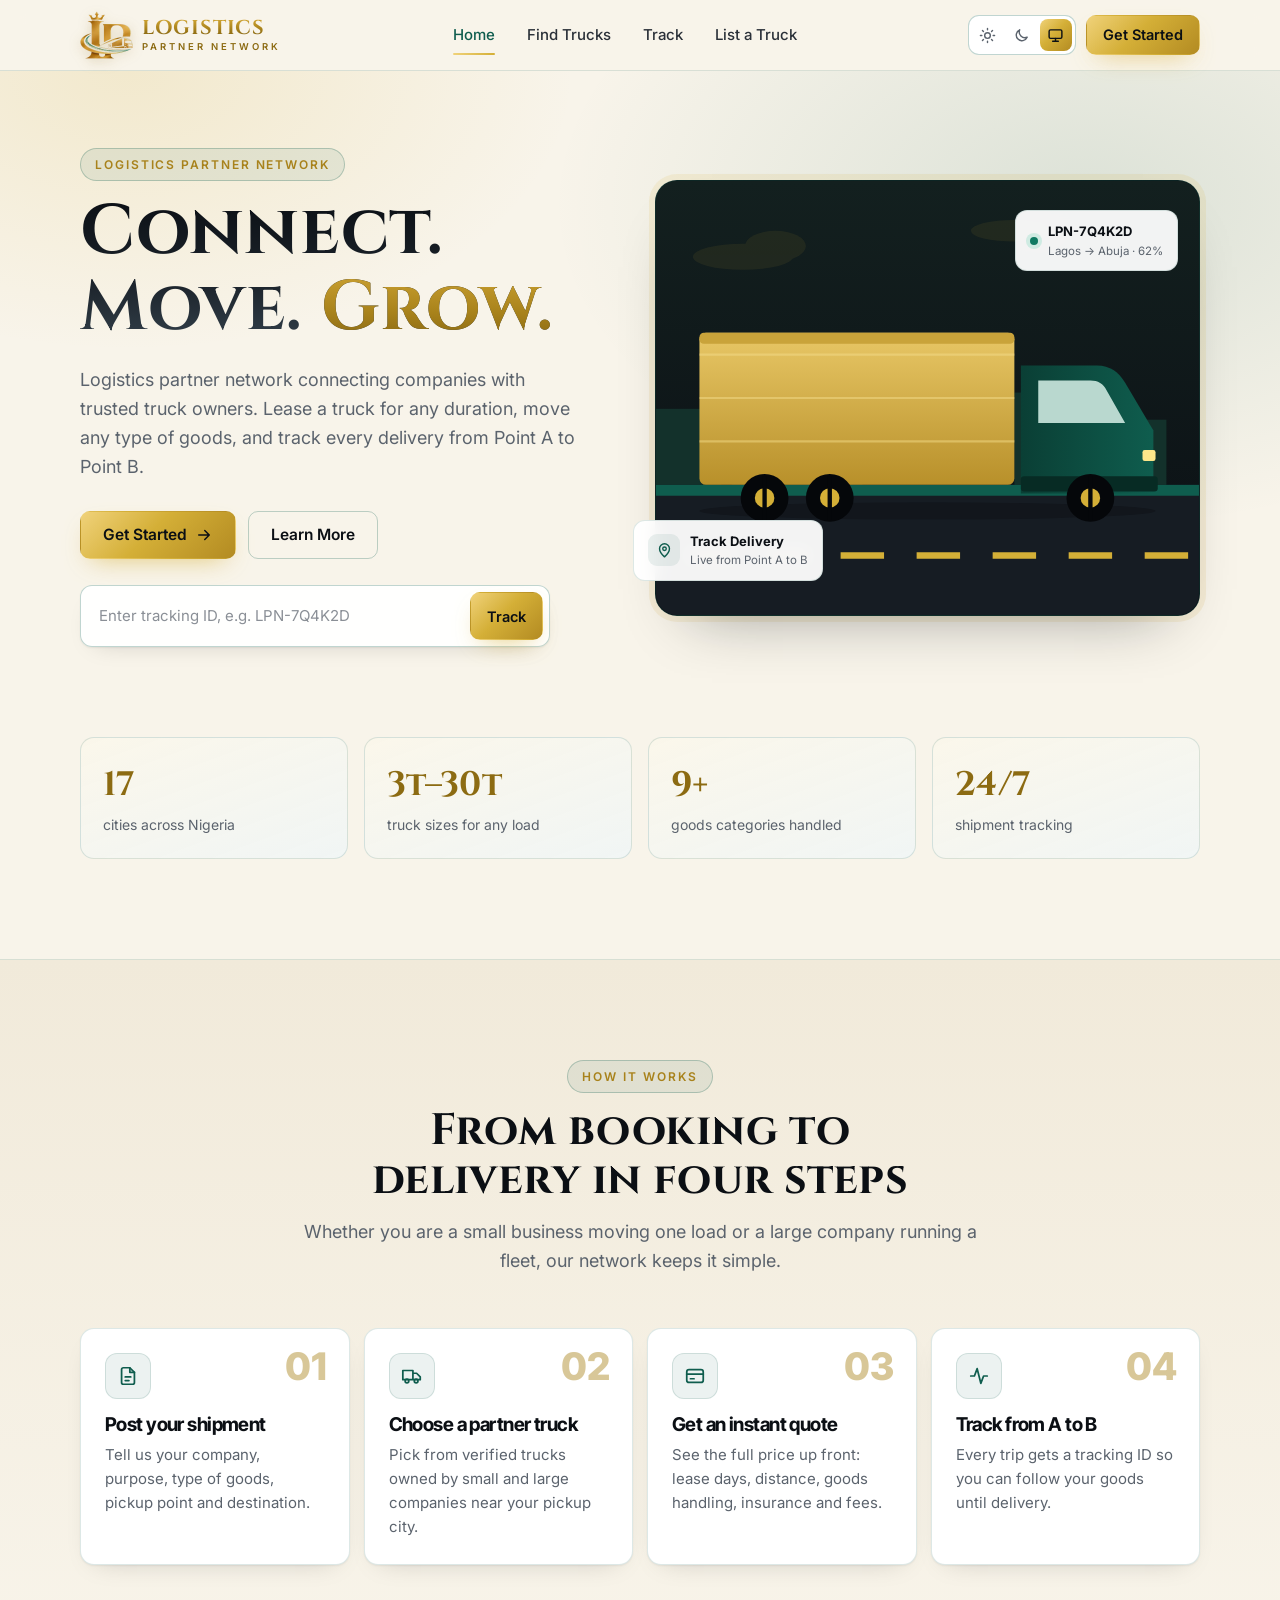
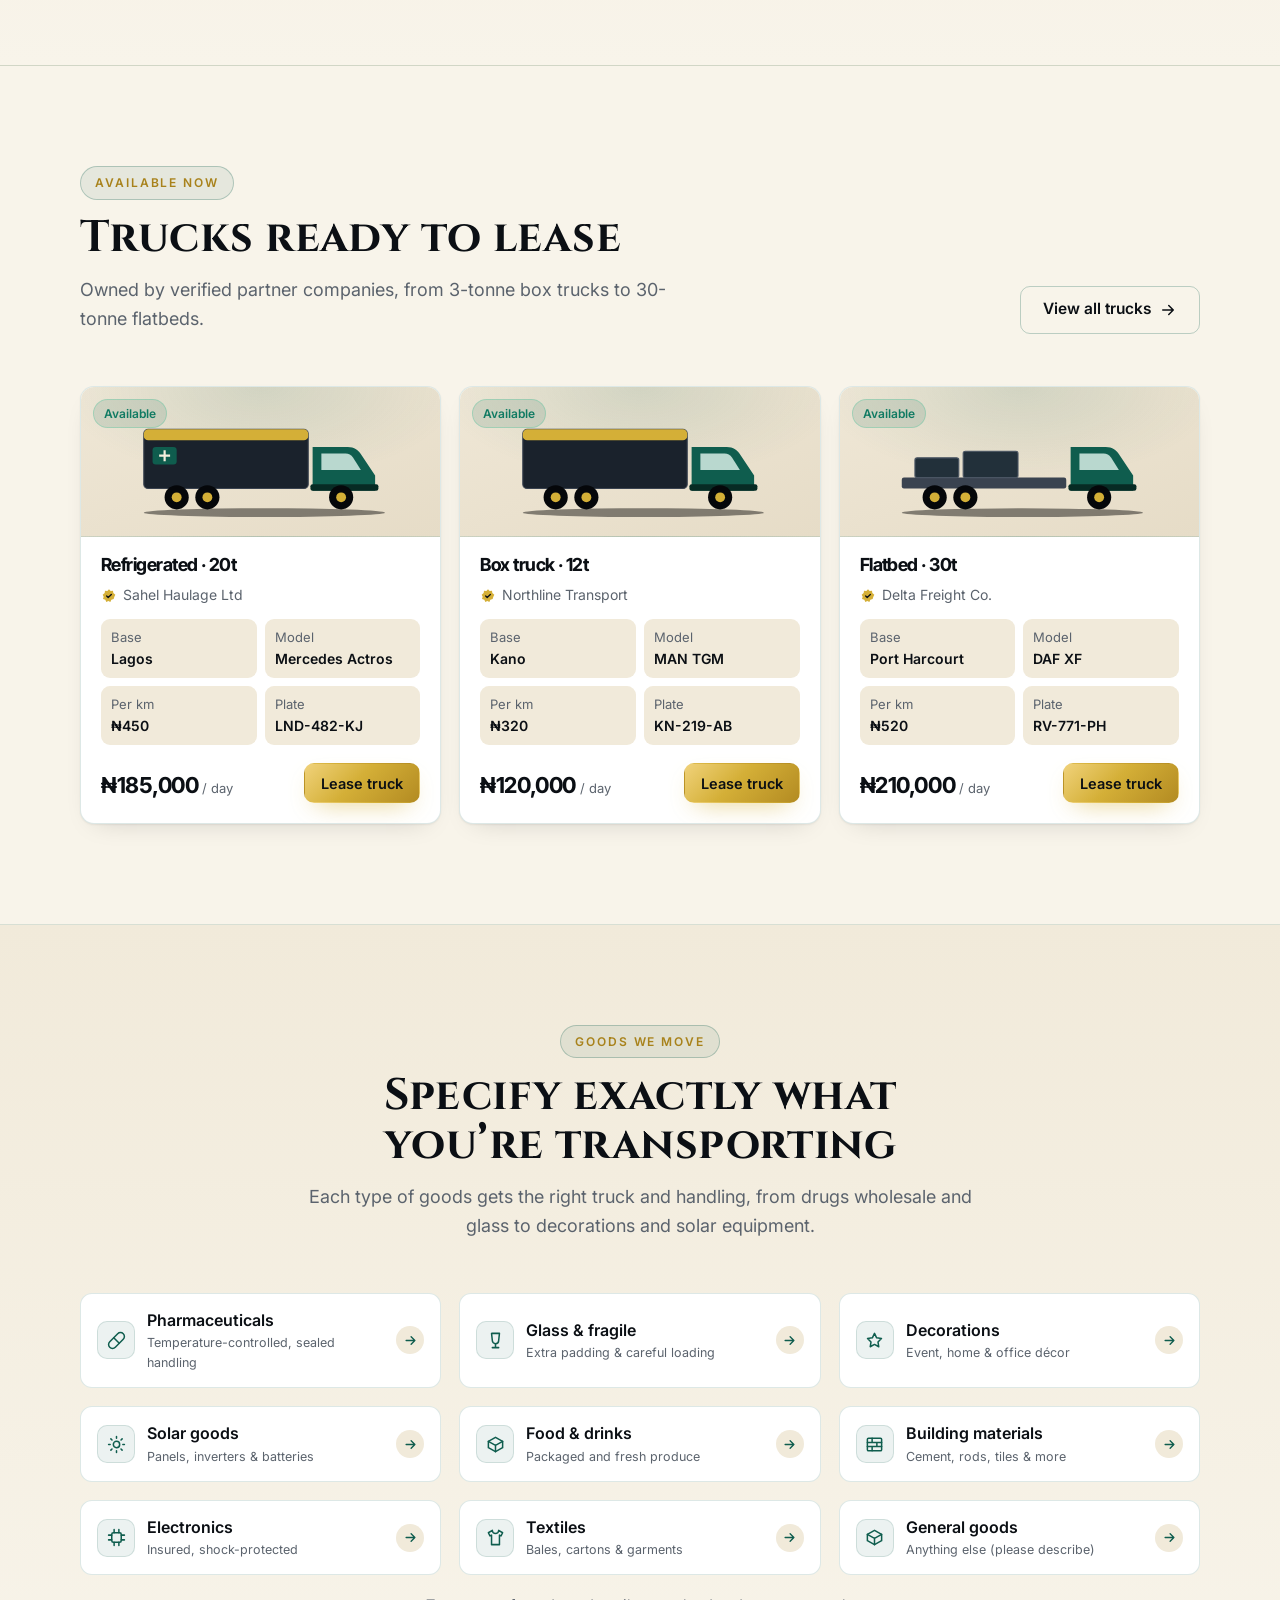
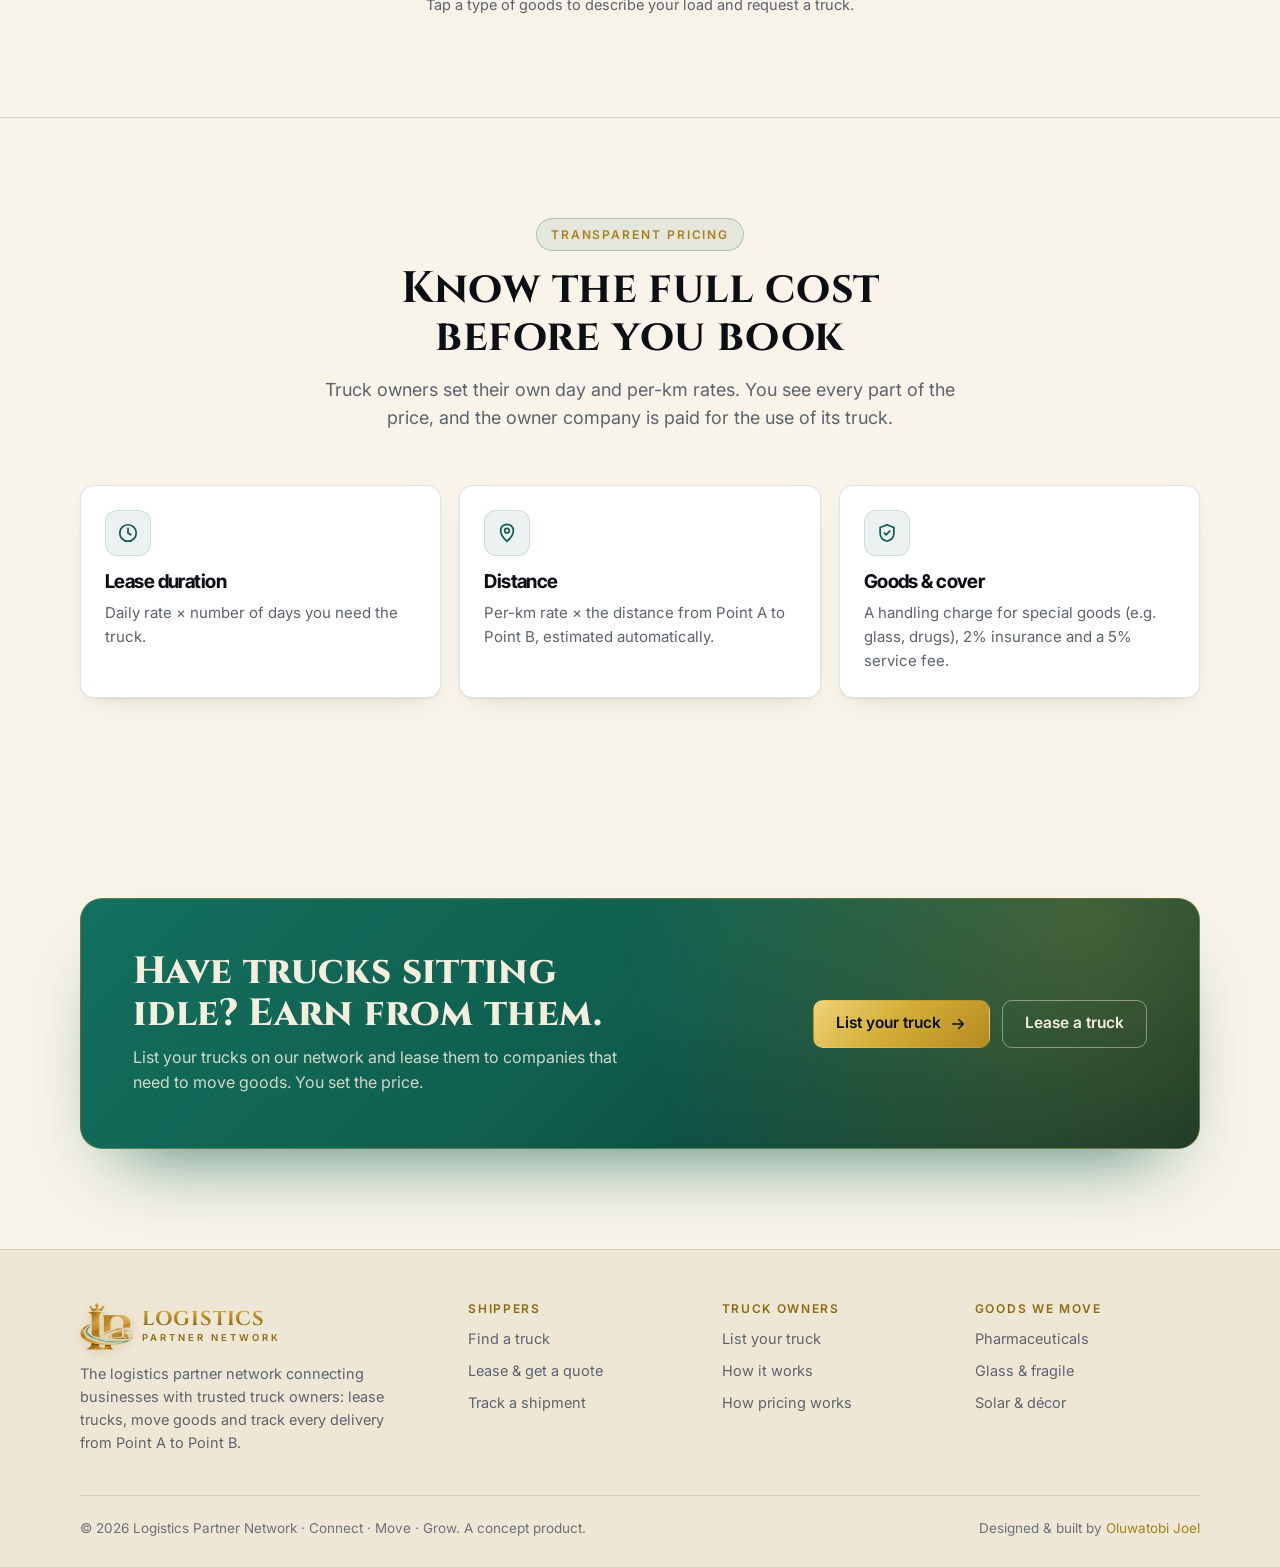
<file: index.html>
<!doctype html>
<html lang="en" class="no-js">
<head>
  <meta charset="utf-8" />
  <meta name="viewport" content="width=device-width, initial-scale=1" />
  <title>Logistics Partner Network | Connect · Move · Grow</title>
  <meta name="description" content="Connect with trusted truck owners, lease trucks for any duration, move any type of goods and track deliveries from Point A to Point B." />
  <meta name="theme-color" content="#0B0F14" />
  <meta property="og:title" content="Logistics Partner Network | Connect · Move · Grow" />
  <meta property="og:description" content="Connect with trusted truck owners, lease trucks for any duration, move any type of goods and track deliveries from Point A to Point B." />
  <meta property="og:type" content="website" />
  <link rel="icon" href="/favicon.png" type="image/png" />
  <link rel="apple-touch-icon" href="/favicon.png" />
  <link rel="preconnect" href="https://fonts.googleapis.com" />
  <link rel="preconnect" href="https://fonts.gstatic.com" crossorigin />
  <link href="https://fonts.googleapis.com/css2?family=Cinzel:wght@600;700;800&family=Inter+Tight:wght@600;700;800&family=Inter:wght@400;500;600&display=swap" rel="stylesheet" />
  <link rel="stylesheet" href="/styles.css" />
  <script>(function(){var p='system';try{p=localStorage.getItem('theme')||'system'}catch(e){}var d=p==='dark'||(p==='system'&&matchMedia('(prefers-color-scheme: dark)').matches);document.documentElement.setAttribute('data-theme',d?'dark':'light');})();</script>
</head>
<body data-page="home">
  <header class="nav">
    <div class="wrap nav-in">
      <a href="/" class="logo" aria-label="Logistics Partner Network home"><img class="logo-mark" src="/logo-mark.webp" alt="" width="53" height="48" /><span class="wm"><b>Logistics</b><small>Partner Network</small></span></a>
      <nav class="nav-links" aria-label="Main">
        <a href="/" aria-current="page">Home</a>
        <a href="/trucks">Find Trucks</a>
        <a href="/track">Track</a>
        <a href="/list-truck">List a Truck</a>
        <a href="/lease" class="btn btn-primary mobile-cta">Get Started <svg viewBox="0 0 24 24" aria-hidden="true"><path d="M5 12h14m-6-6 6 6-6 6"/></svg></a>
      </nav>
      <div class="nav-right">
        <div class="theme-switch" role="group" aria-label="Colour theme"><button type="button" data-theme-set="light" aria-label="Light theme" title="Light" aria-pressed="false"><svg viewBox="0 0 24 24" aria-hidden="true"><circle cx="12" cy="12" r="4"/><path d="M12 2v2M12 20v2M4.9 4.9l1.4 1.4M17.7 17.7l1.4 1.4M2 12h2M20 12h2M4.9 19.1l1.4-1.4M17.7 6.3l1.4-1.4"/></svg></button><button type="button" data-theme-set="dark" aria-label="Dark theme" title="Dark" aria-pressed="false"><svg viewBox="0 0 24 24" aria-hidden="true"><path d="M20 14.5A8 8 0 0 1 9.5 4 8 8 0 1 0 20 14.5Z"/></svg></button><button type="button" data-theme-set="system" aria-label="Use system theme" title="System" aria-pressed="true"><svg viewBox="0 0 24 24" aria-hidden="true"><rect x="3" y="4" width="18" height="12" rx="2"/><path d="M8 20h8M12 16v4"/></svg></button></div>
        <a href="/lease" class="btn btn-primary btn-sm">Get Started</a>
        <button class="menu-btn" aria-label="Open menu" aria-expanded="false"><span></span><span></span><span></span></button>
      </div>
    </div>
  </header>

  <main>
    <section class="hero">
      <div class="wrap hero-grid">
        <div class="hero-copy">
          <span class="eyebrow">Logistics Partner Network</span>
          <h1>Connect. Move. <span class="gold">Grow.</span></h1>
          <p class="lead">Logistics partner network connecting companies with trusted truck owners. Lease a truck for any duration, move any type of goods, and track every delivery from Point A to Point B.</p>
          <div class="hero-ctas">
            <a href="/lease" class="btn btn-primary">Get Started <svg viewBox="0 0 24 24" aria-hidden="true"><path d="M5 12h14m-6-6 6 6-6 6"/></svg></a>
            <a href="/trucks" class="btn btn-light">Learn More</a>
          </div>
          <form class="track-quick" data-track role="search" aria-label="Track a shipment">
            <input name="id" placeholder="Enter tracking ID, e.g. LPN-7Q4K2D" aria-label="Tracking ID" autocomplete="off" />
            <button class="btn btn-primary btn-sm" type="submit">Track</button>
          </form>
        </div>
        <div class="hero-visual">
          <div class="hero-scene">
            <svg class="anim" viewBox="0 0 500 400" preserveAspectRatio="xMidYMid slice" role="img" aria-label="Animated truck travelling from Point A to Point B">
  <defs>
    <linearGradient id="sky1" x1="0" y1="0" x2="0" y2="1"><stop offset="0" stop-color="#13201f"/><stop offset="1" stop-color="#0B0F14"/></linearGradient>
    <linearGradient id="box1" x1="0" y1="0" x2="0" y2="1"><stop offset="0" stop-color="#E8C766"/><stop offset="1" stop-color="#B8902A"/></linearGradient>
    <linearGradient id="cab1" x1="0" y1="0" x2="1" y2="0"><stop offset="0" stop-color="#0a3f35"/><stop offset="1" stop-color="#0F5D4E"/></linearGradient>
    <linearGradient id="map1" x1="0" y1="0" x2="0" y2="1"><stop offset="0" stop-color="#121a22"/><stop offset="1" stop-color="#0d131a"/></linearGradient>
  </defs>

  <!-- Scene 1: truck on the road -->
  <g class="scene s1">
    <rect width="500" height="400" fill="url(#sky1)"/>
    <g class="clouds" fill="#D4AF37" opacity=".08"><ellipse cx="80" cy="70" rx="46" ry="12"/><ellipse cx="110" cy="60" rx="28" ry="14"/><ellipse cx="330" cy="46" rx="40" ry="10"/><ellipse cx="580" cy="80" rx="46" ry="12"/></g>
    <g class="skyline" fill="#13312b"><rect x="0" y="210" width="60" height="70"/><rect x="70" y="180" width="40" height="100"/><rect x="120" y="225" width="70" height="55"/><rect x="330" y="195" width="50" height="85"/><rect x="390" y="220" width="80" height="60"/><rect x="520" y="200" width="60" height="80"/><rect x="590" y="180" width="40" height="100"/></g>
    <rect x="0" y="280" width="500" height="120" fill="#161c23"/>
    <rect x="0" y="280" width="500" height="10" fill="#0F5D4E"/>
    <line class="dash" x1="-40" y1="345" x2="560" y2="345" stroke="#D4AF37" stroke-width="6" stroke-dasharray="40 30"/>
    <g class="truck-side">
      <ellipse cx="250" cy="304" rx="210" ry="8" fill="#05070a" opacity=".25"/>
      <rect x="40" y="140" width="290" height="140" rx="6" fill="url(#box1)"/>
      <path d="M40 160h290M40 200h290M40 240h290" stroke="#f3dc8a" stroke-width="2" opacity=".5"/>
      <rect x="40" y="140" width="290" height="10" rx="4" fill="#C9A33A"/>
      <path d="M336 170h70c12 0 20 6 26 16l26 44v58H336Z" fill="url(#cab1)"/>
      <path d="M352 184h48c7 0 12 3 15 9l17 30h-80Z" fill="#b9d8cf"/>
      <rect x="336" y="272" width="126" height="14" rx="3" fill="#072b24"/>
      <rect x="448" y="248" width="12" height="10" rx="2" fill="#fde68a"/>
      <g class="wheel"><circle cx="100" cy="292" r="22" fill="#05070a"/><circle cx="100" cy="292" r="9" fill="#D4AF37"/><rect x="98" y="272" width="4" height="40" fill="#05070a"/></g>
      <g class="wheel"><circle cx="160" cy="292" r="22" fill="#05070a"/><circle cx="160" cy="292" r="9" fill="#D4AF37"/><rect x="158" y="272" width="4" height="40" fill="#05070a"/></g>
      <g class="wheel"><circle cx="400" cy="292" r="22" fill="#05070a"/><circle cx="400" cy="292" r="9" fill="#D4AF37"/><rect x="398" y="272" width="4" height="40" fill="#05070a"/></g>
    </g>
  </g>

  <!-- Scene 2: Point A to Point B -->
  <g class="scene s2">
    <rect width="500" height="400" fill="url(#map1)"/>
    <g fill="#18232c"><rect x="40" y="40" width="70" height="40" rx="4"/><rect x="140" y="300" width="90" height="50" rx="4"/><rect x="300" y="40" width="110" height="36" rx="4"/><rect x="330" y="300" width="60" height="60" rx="4"/></g>
    <rect x="90" y="182" width="320" height="40" fill="#0F5D4E"/>
    <line x1="90" y1="202" x2="410" y2="202" stroke="#D4AF37" stroke-width="3" stroke-dasharray="16 12"/>
    <g><rect x="34" y="150" width="96" height="104" rx="6" fill="#C9A33A"/><path d="M34 150l14-14h96l-14 14Z" fill="#EBCB6B"/><path d="M130 150l14-14v104l-14 14Z" fill="#8a6a1c"/><text x="82" y="214" text-anchor="middle" font-family="Inter Tight, Inter, sans-serif" font-weight="800" font-size="40" fill="#0B0F14">A</text></g>
    <g><rect x="370" y="150" width="96" height="104" rx="6" fill="#C9A33A"/><path d="M370 150l14-14h96l-14 14Z" fill="#EBCB6B"/><path d="M466 150l14-14v104l-14 14Z" fill="#8a6a1c"/><text x="418" y="214" text-anchor="middle" font-family="Inter Tight, Inter, sans-serif" font-weight="800" font-size="40" fill="#0B0F14">B</text></g>
    <g class="truck-ab"><rect x="0" y="-11" width="46" height="22" rx="3" fill="#F5EEDC" stroke="#D4AF37"/><rect x="46" y="-9" width="14" height="18" rx="3" fill="#0a3f35"/></g>
    <text x="250" y="150" text-anchor="middle" font-family="Inter, sans-serif" font-weight="700" font-size="13" letter-spacing="3" fill="#D4AF37">POINT A → POINT B</text>
  </g>

  <!-- Scene 3: planning, dispatch, delivery -->
  <g class="scene s3">
    <rect width="500" height="400" fill="url(#map1)"/>
    <g fill="#18232c"><rect x="30" y="30" width="80" height="60" rx="4"/><rect x="300" y="250" width="70" height="40" rx="4"/><rect x="390" y="300" width="80" height="60" rx="4"/><rect x="40" y="300" width="60" height="60" rx="4"/></g>
    <path d="M140 0 L190 400" stroke="#0F5D4E" stroke-width="34"/>
    <path d="M0 210 H500" stroke="#0F5D4E" stroke-width="34"/>
    <path d="M330 210 C 360 280, 420 300, 500 300" stroke="#0F5D4E" stroke-width="30" fill="none"/>
    <path d="M400 0 V210" stroke="#0F5D4E" stroke-width="28"/>
    <path d="M0 210 H500" stroke="#D4AF37" stroke-width="3" stroke-dasharray="16 12"/>
    <path d="M140 0 L190 400" stroke="#D4AF37" stroke-width="3" stroke-dasharray="16 12"/>
    <text transform="translate(176 60) rotate(82)" font-family="Inter, sans-serif" font-weight="800" font-size="15" letter-spacing="4" fill="#D4AF37">PLANNING</text>
    <text x="230" y="186" font-family="Inter, sans-serif" font-weight="800" font-size="15" letter-spacing="4" fill="#D4AF37">DISPATCH</text>
    <text x="380" y="340" font-family="Inter, sans-serif" font-weight="800" font-size="15" letter-spacing="4" fill="#D4AF37">DELIVERY</text>
    <g class="truck-net"><rect x="0" y="-10" width="42" height="20" rx="3" fill="#F5EEDC" stroke="#D4AF37"/><rect x="42" y="-8" width="13" height="16" rx="3" fill="#0a3f35"/></g>
    <circle class="ping" cx="420" cy="300" r="10" fill="#2fbf8f"/>
  </g>
</svg>
          </div>
          <div class="float-card b"><span class="live"></span><div><b>LPN-7Q4K2D</b><small>Lagos → Abuja · 62%</small></div></div>
          <div class="float-card a"><span class="ic"><svg viewBox="0 0 24 24" aria-hidden="true"><path d="M12 21s-7-6.2-7-11.5a7 7 0 0 1 14 0C19 14.8 12 21 12 21Z"/><circle cx="12" cy="9.5" r="2.5"/></svg></span><div><b>Track Delivery</b><small>Live from Point A to B</small></div></div>
        </div>
      </div>
    </section>

    <section class="section" style="padding-top:0">
      <div class="wrap">
        <div class="stats">
          <div class="stat reveal"><strong>17</strong><span>cities across Nigeria</span></div>
          <div class="stat reveal"><strong>3t–30t</strong><span>truck sizes for any load</span></div>
          <div class="stat reveal"><strong>9+</strong><span>goods categories handled</span></div>
          <div class="stat reveal"><strong>24/7</strong><span>shipment tracking</span></div>
        </div>
      </div>
    </section>

    <section class="section alt" id="how">
      <div class="wrap">
        <div class="section-head center reveal">
          <span class="eyebrow">How it works</span>
          <h2 class="h2">From booking to delivery in four steps</h2>
          <p class="lead">Whether you are a small business moving one load or a large company running a fleet, our network keeps it simple.</p>
        </div>
        <div class="grid-4">
          <article class="card tap-card step-card reveal" tabindex="0"><span class="step-n" aria-hidden="true">01</span><span class="icon"><svg viewBox="0 0 24 24" aria-hidden="true"><path d="M14 3H7a2 2 0 0 0-2 2v14a2 2 0 0 0 2 2h10a2 2 0 0 0 2-2V8l-5-5Z"/><path d="M14 3v5h5M9 13h6M9 17h4"/></svg></span><h3>Post your shipment</h3><p>Tell us your company, purpose, type of goods, pickup point and destination.</p><p class="more">Add weight, quantity, nature of the goods and how fast they must arrive.</p></article>
          <article class="card tap-card step-card reveal" tabindex="0"><span class="step-n" aria-hidden="true">02</span><span class="icon"><svg viewBox="0 0 24 24" aria-hidden="true"><path d="M2 6h11v10H2zM13 9h4l4 4v3h-8z"/><circle cx="6.5" cy="17.5" r="2"/><circle cx="16.5" cy="17.5" r="2"/></svg></span><h3>Choose a partner truck</h3><p>Pick from verified trucks owned by small and large companies near your pickup city.</p><p class="more">Filter by size, type and city. Every owner sets its own daily and per-km rate.</p></article>
          <article class="card tap-card step-card reveal" tabindex="0"><span class="step-n" aria-hidden="true">03</span><span class="icon"><svg viewBox="0 0 24 24" aria-hidden="true"><rect x="3" y="5" width="18" height="14" rx="2.5"/><path d="M3 10h18M7 15h4"/></svg></span><h3>Get an instant quote</h3><p>See the full price up front: lease days, distance, goods handling, insurance and fees.</p><p class="more">Express and same-day delivery are priced in too, so there are no surprises.</p></article>
          <article class="card tap-card step-card reveal" tabindex="0"><span class="step-n" aria-hidden="true">04</span><span class="icon"><svg viewBox="0 0 24 24" aria-hidden="true"><path d="M3 12h4l3-8 4 16 3-8h4"/></svg></span><h3>Track from A to B</h3><p>Every trip gets a tracking ID so you can follow your goods until delivery.</p><p class="more">See the truck on the route map, the progress and the estimated arrival time.</p></article>
        </div>
      </div>
    </section>

    <section class="section">
      <div class="wrap">
        <div class="section-head reveal" style="display:flex;justify-content:space-between;align-items:end;gap:20px;flex-wrap:wrap;max-width:none">
          <div style="max-width:620px"><span class="eyebrow">Available now</span><h2 class="h2">Trucks ready to lease</h2><p class="lead">Owned by verified partner companies, from 3-tonne box trucks to 30-tonne flatbeds.</p></div>
          <a href="/trucks" class="btn btn-light">View all trucks <svg viewBox="0 0 24 24" aria-hidden="true"><path d="M5 12h14m-6-6 6 6-6 6"/></svg></a>
        </div>
        <div class="truck-grid" id="featured"></div>
      </div>
    </section>

    <section class="section alt" id="goods">
      <div class="wrap">
        <div class="section-head center reveal">
          <span class="eyebrow">Goods we move</span>
          <h2 class="h2">Specify exactly what you’re transporting</h2>
          <p class="lead">Each type of goods gets the right truck and handling, from drugs wholesale and glass to decorations and solar equipment.</p>
        </div>
        <div class="grid-3" id="goods-grid"></div>
        <p class="goods-hint reveal">Tap a type of goods to describe your load and request a truck.</p>
      </div>
    </section>

    <dialog class="ship-dialog" id="ship-dialog" aria-labelledby="ship-title">
      <form class="form" id="ship-form" method="dialog" novalidate>
        <div class="dlg-head">
          <span class="icon" id="ship-icon"></span>
          <div><h2 id="ship-title">Ship goods</h2><p class="muted" id="ship-note"></p></div>
          <button type="button" class="dlg-close" aria-label="Close">&times;</button>
        </div>
        <input type="hidden" name="goods" id="ship-goods" />
        <label>Describe the goods *<input name="detail" placeholder="e.g. 400 cartons of antibiotics" /></label>
        <div class="row">
          <label>Nature of goods *<select name="nature" id="ship-nature"></select></label>
          <label>Total weight (tonnes) *<input name="weight" type="number" min="0.1" step="0.1" inputmode="decimal" placeholder="e.g. 8" /></label>
        </div>
        <div class="row">
          <label>Quantity *<input name="qty" type="number" min="1" step="1" inputmode="numeric" placeholder="e.g. 400" /></label>
          <label>Unit<select name="unit" id="ship-unit"></select></label>
        </div>
        <label>How fast should it be delivered? *<select name="speed" id="ship-speed"></select></label>
        <div class="row">
          <label>Pickup city (Point A) *<select name="from" id="ship-from"></select></label>
          <label>Delivery city (Point B) *<select name="to" id="ship-to"></select></label>
        </div>
        <label><span>Delivery address <small>(where the goods should be dropped)</small></span><input name="addr" autocomplete="street-address" placeholder="e.g. 12 Herbert Macaulay Way, Wuse" /></label>
        <button class="btn btn-primary" type="submit">Find a truck &amp; get quote <svg viewBox="0 0 24 24" aria-hidden="true"><path d="M5 12h14m-6-6 6 6-6 6"/></svg></button>
        <p class="form-status" role="status" aria-live="polite"></p>
      </form>
    </dialog>

    <section class="section" id="pricing">
      <div class="wrap">
        <div class="section-head center reveal">
          <span class="eyebrow">Transparent pricing</span>
          <h2 class="h2">Know the full cost before you book</h2>
          <p class="lead">Truck owners set their own day and per-km rates. You see every part of the price, and the owner company is paid for the use of its truck.</p>
        </div>
        <div class="grid-3">
          <article class="card tap-card price-card reveal" tabindex="0"><span class="icon"><svg viewBox="0 0 24 24" aria-hidden="true"><circle cx="12" cy="12" r="9"/><path d="M12 7v5l3 2"/></svg></span><h3>Lease duration</h3><p>Daily rate × number of days you need the truck.</p></article>
          <article class="card tap-card price-card reveal" tabindex="0"><span class="icon"><svg viewBox="0 0 24 24" aria-hidden="true"><path d="M12 21s-7-6.2-7-11.5a7 7 0 0 1 14 0C19 14.8 12 21 12 21Z"/><circle cx="12" cy="9.5" r="2.5"/></svg></span><h3>Distance</h3><p>Per-km rate × the distance from Point A to Point B, estimated automatically.</p></article>
          <article class="card tap-card price-card reveal" tabindex="0"><span class="icon"><svg viewBox="0 0 24 24" aria-hidden="true"><path d="M12 3 4.5 6v6c0 4.5 3.2 7.8 7.5 9 4.3-1.2 7.5-4.5 7.5-9V6L12 3Z"/><path d="m9 12 2 2 4-4"/></svg></span><h3>Goods &amp; cover</h3><p>A handling charge for special goods (e.g. glass, drugs), 2% insurance and a 5% service fee.</p></article>
        </div>
      </div>
    </section>

    <section class="section">
      <div class="wrap">
        <div class="cta-band reveal">
          <div><h2>Have trucks sitting idle? Earn from them.</h2><p>List your trucks on our network and lease them to companies that need to move goods. You set the price.</p></div>
          <div class="hero-ctas">
            <a href="/list-truck" class="btn btn-light">List your truck <svg viewBox="0 0 24 24" aria-hidden="true"><path d="M5 12h14m-6-6 6 6-6 6"/></svg></a>
            <a href="/lease" class="btn btn-ghost">Lease a truck</a>
          </div>
        </div>
      </div>
    </section>
  </main>

  <footer class="footer">
    <div class="wrap">
      <div class="foot-grid">
        <div>
          <a href="/" class="logo" aria-label="Logistics Partner Network home"><img class="logo-mark" src="/logo-mark.webp" alt="" width="53" height="48" /><span class="wm"><b>Logistics</b><small>Partner Network</small></span></a>
          <p>The logistics partner network connecting businesses with trusted truck owners: lease trucks, move goods and track every delivery from Point A to Point B.</p>
        </div>
        <div><h4>Shippers</h4><ul><li><a href="/trucks">Find a truck</a></li><li><a href="/lease">Lease &amp; get a quote</a></li><li><a href="/track">Track a shipment</a></li></ul></div>
        <div><h4>Truck owners</h4><ul><li><a href="/list-truck">List your truck</a></li><li><a href="/#how">How it works</a></li><li><a href="/#pricing">How pricing works</a></li></ul></div>
        <div><h4>Goods we move</h4><ul><li><a href="/#goods">Pharmaceuticals</a></li><li><a href="/#goods">Glass &amp; fragile</a></li><li><a href="/#goods">Solar &amp; décor</a></li></ul></div>
      </div>
      <div class="foot-bottom">
        <span>&copy; <span data-year>2026</span> Logistics Partner Network · Connect · Move · Grow. A concept product.</span>
        <span>Designed &amp; built by <a href="https://tobi-portfolio-murex.vercel.app" target="_blank" rel="noopener">Oluwatobi Joel</a></span>
      </div>
    </div>
  </footer>
  <script src="/data.js" defer></script>
  <script src="/app.js" defer></script>
</body>
</html>
</file>
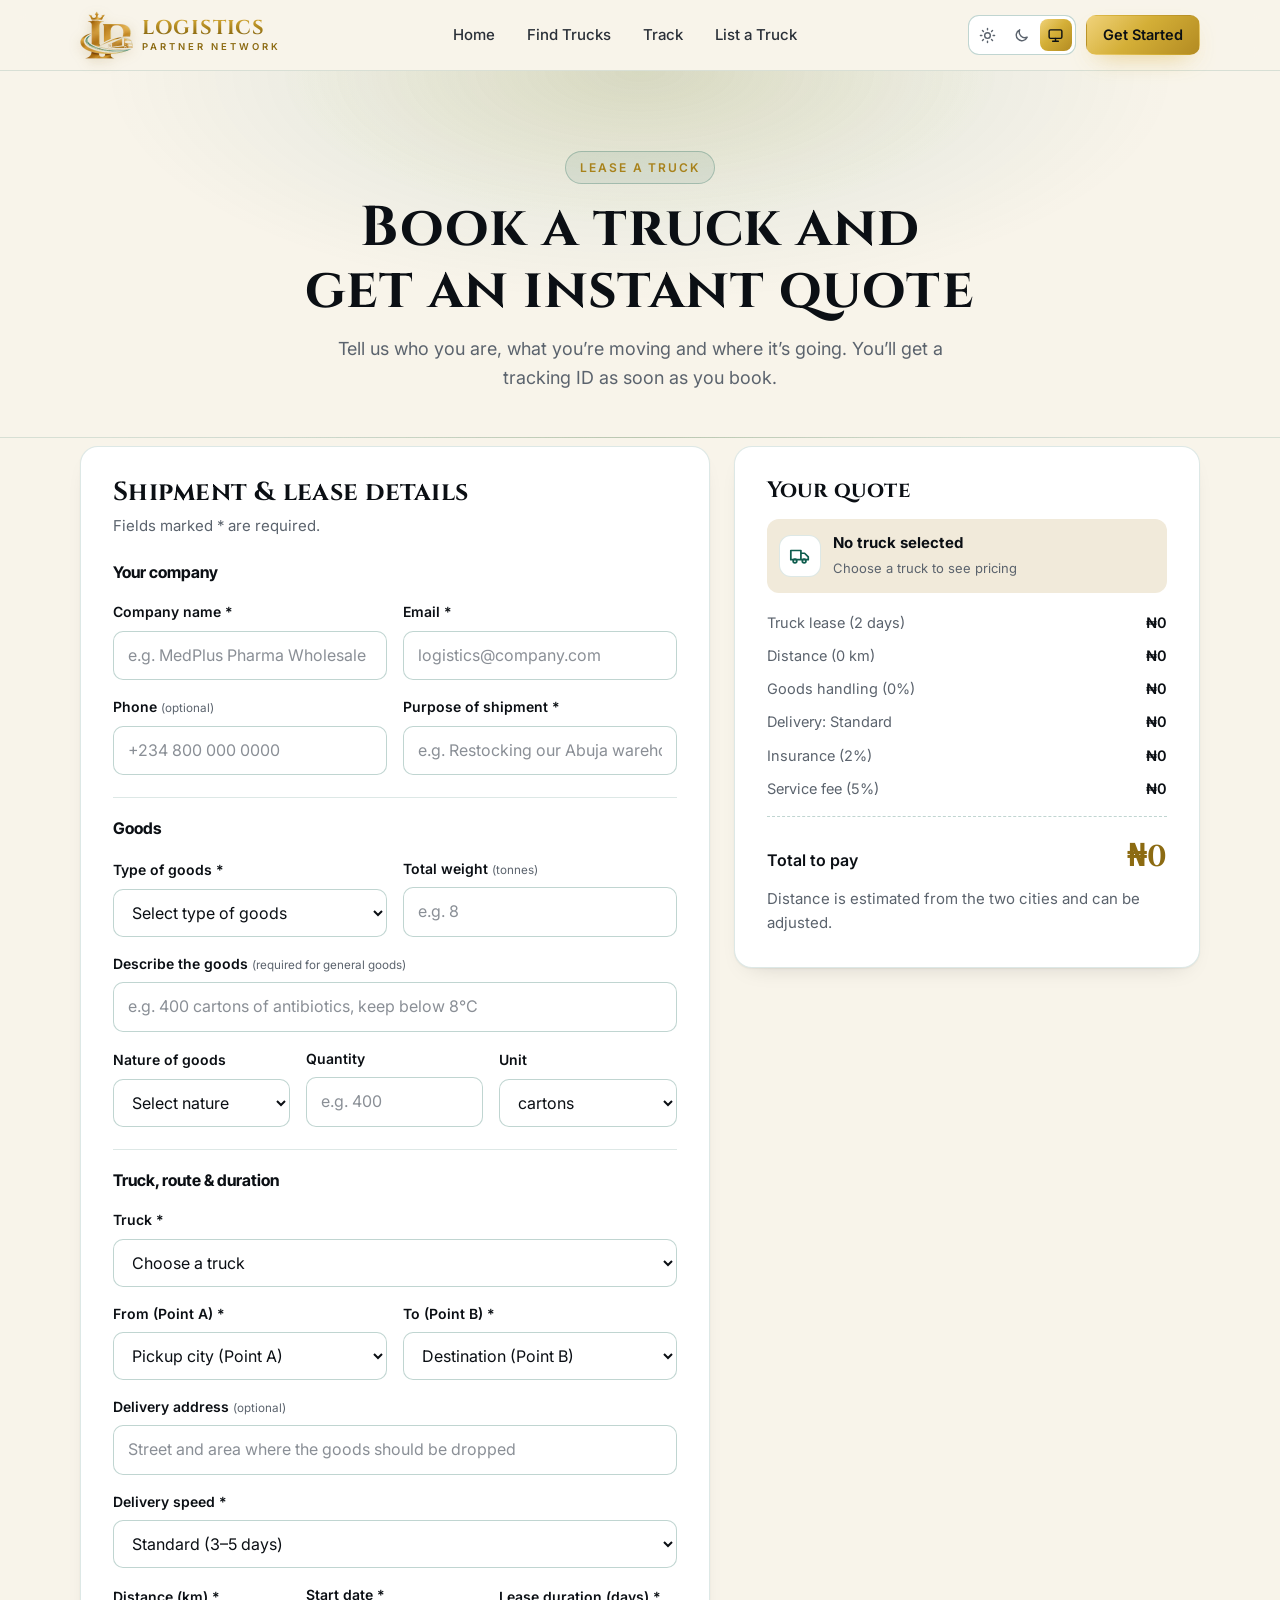
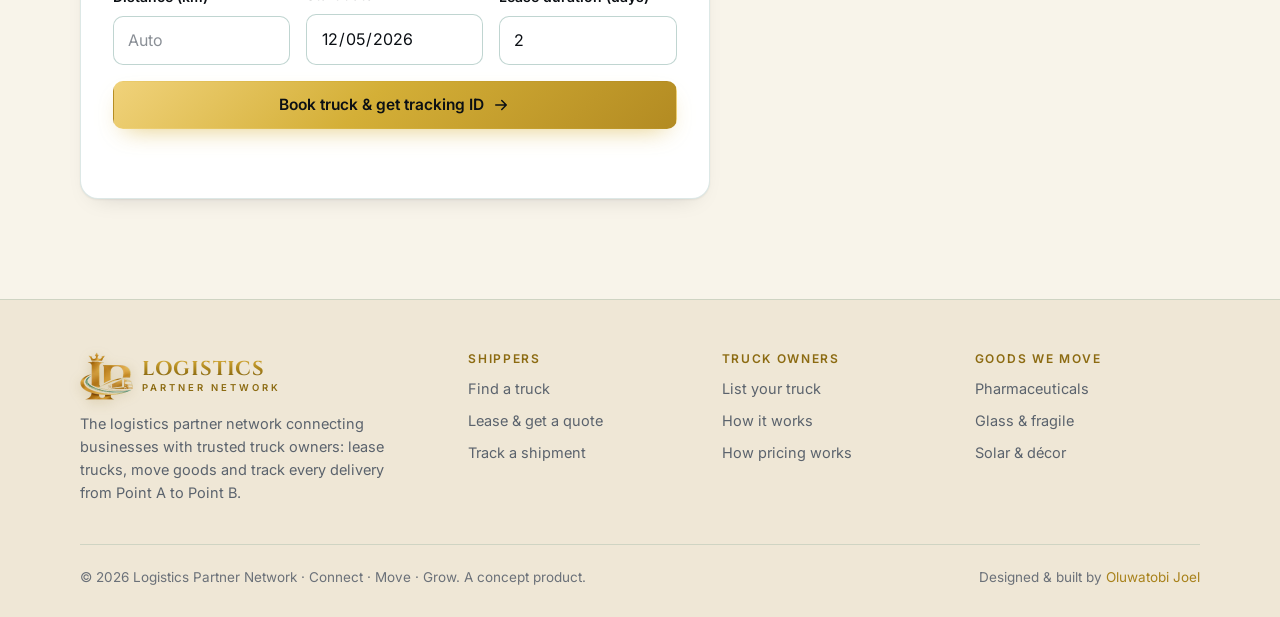
<file: lease.html>
<!doctype html>
<html lang="en" class="no-js">
<head>
  <meta charset="utf-8" />
  <meta name="viewport" content="width=device-width, initial-scale=1" />
  <title>Lease a Truck | Logistics Partner Network</title>
  <meta name="description" content="Lease a truck from a partner company, specify your goods, route and duration, and get an instant price and tracking ID." />
  <meta name="theme-color" content="#0B0F14" />
  <meta property="og:title" content="Lease a Truck | Logistics Partner Network" />
  <meta property="og:description" content="Lease a truck from a partner company, specify your goods, route and duration, and get an instant price and tracking ID." />
  <meta property="og:type" content="website" />
  <link rel="icon" href="/favicon.png" type="image/png" />
  <link rel="apple-touch-icon" href="/favicon.png" />
  <link rel="preconnect" href="https://fonts.googleapis.com" />
  <link rel="preconnect" href="https://fonts.gstatic.com" crossorigin />
  <link href="https://fonts.googleapis.com/css2?family=Cinzel:wght@600;700;800&family=Inter+Tight:wght@600;700;800&family=Inter:wght@400;500;600&display=swap" rel="stylesheet" />
  <link rel="stylesheet" href="/styles.css" />
  <script>(function(){var p='system';try{p=localStorage.getItem('theme')||'system'}catch(e){}var d=p==='dark'||(p==='system'&&matchMedia('(prefers-color-scheme: dark)').matches);document.documentElement.setAttribute('data-theme',d?'dark':'light');})();</script>
</head>
<body data-page="lease">
  <header class="nav">
    <div class="wrap nav-in">
      <a href="/" class="logo" aria-label="Logistics Partner Network home"><img class="logo-mark" src="/logo-mark.webp" alt="" width="53" height="48" /><span class="wm"><b>Logistics</b><small>Partner Network</small></span></a>
      <nav class="nav-links" aria-label="Main">
        <a href="/">Home</a>
        <a href="/trucks">Find Trucks</a>
        <a href="/track">Track</a>
        <a href="/list-truck">List a Truck</a>
        <a href="/lease" class="btn btn-primary mobile-cta">Get Started <svg viewBox="0 0 24 24" aria-hidden="true"><path d="M5 12h14m-6-6 6 6-6 6"/></svg></a>
      </nav>
      <div class="nav-right">
        <div class="theme-switch" role="group" aria-label="Colour theme"><button type="button" data-theme-set="light" aria-label="Light theme" title="Light" aria-pressed="false"><svg viewBox="0 0 24 24" aria-hidden="true"><circle cx="12" cy="12" r="4"/><path d="M12 2v2M12 20v2M4.9 4.9l1.4 1.4M17.7 17.7l1.4 1.4M2 12h2M20 12h2M4.9 19.1l1.4-1.4M17.7 6.3l1.4-1.4"/></svg></button><button type="button" data-theme-set="dark" aria-label="Dark theme" title="Dark" aria-pressed="false"><svg viewBox="0 0 24 24" aria-hidden="true"><path d="M20 14.5A8 8 0 0 1 9.5 4 8 8 0 1 0 20 14.5Z"/></svg></button><button type="button" data-theme-set="system" aria-label="Use system theme" title="System" aria-pressed="true"><svg viewBox="0 0 24 24" aria-hidden="true"><rect x="3" y="4" width="18" height="12" rx="2"/><path d="M8 20h8M12 16v4"/></svg></button></div>
        <a href="/lease" class="btn btn-primary btn-sm">Get Started</a>
        <button class="menu-btn" aria-label="Open menu" aria-expanded="false"><span></span><span></span><span></span></button>
      </div>
    </div>
  </header>

  <main>
    <section class="page-hero">
      <div class="wrap">
        <span class="eyebrow">Lease a truck</span>
        <h1>Book a truck and get an instant quote</h1>
        <p class="lead">Tell us who you are, what you’re moving and where it’s going. You’ll get a tracking ID as soon as you book.</p>
      </div>
    </section>
    <section class="section" style="padding-top:8px">
      <div class="wrap">
        <div id="lease-wrap" class="lease-grid">
          <div class="panel">
            <h2>Shipment &amp; lease details</h2>
            <p>Fields marked * are required.</p>
            <form class="form" id="lease-form" novalidate>
              <div class="fieldset-title" style="border:0;padding-top:0;margin-top:0">Your company</div>
              <div class="row">
                <label>Company name *<input name="company" autocomplete="organization" placeholder="e.g. MedPlus Pharma Wholesale" /></label>
                <label>Email *<input name="email" type="email" autocomplete="email" placeholder="logistics@company.com" /></label>
              </div>
              <div class="row">
                <label><span>Phone <small>(optional)</small></span><input name="phone" type="tel" autocomplete="tel" placeholder="+234 800 000 0000" /></label>
                <label>Purpose of shipment *<input name="purpose" placeholder="e.g. Restocking our Abuja warehouse" /></label>
              </div>

              <div class="fieldset-title">Goods</div>
              <div class="row">
                <label>Type of goods *<select name="goods" id="goods"></select></label>
                <label><span>Total weight <small>(tonnes)</small></span><input name="weight" id="weight" type="number" min="0" step="0.1" placeholder="e.g. 8" /></label>
              </div>
              <label><span>Describe the goods <small>(required for general goods)</small></span><input name="goodsDetail" placeholder="e.g. 400 cartons of antibiotics, keep below 8°C" /></label>
              <div class="row-3">
                <label>Nature of goods<select name="nature" id="nature"></select></label>
                <label>Quantity<input name="qty" id="qty" type="number" min="1" step="1" inputmode="numeric" placeholder="e.g. 400" /></label>
                <label>Unit<select name="unit" id="unit"></select></label>
              </div>

              <div class="fieldset-title">Truck, route &amp; duration</div>
              <label>Truck *<select name="truck" id="truck"></select></label>
              <div class="row">
                <label>From (Point A) *<select name="from" id="from"></select></label>
                <label>To (Point B) *<select name="to" id="to"></select></label>
              </div>
              <label><span>Delivery address <small>(optional)</small></span><input name="addr" id="addr" autocomplete="street-address" placeholder="Street and area where the goods should be dropped" /></label>
              <label>Delivery speed *<select name="speed" id="speed"></select></label>
              <div class="row-3">
                <label>Distance (km) *<input name="km" id="km" type="number" min="1" inputmode="numeric" placeholder="Auto" /></label>
                <label>Start date *<input name="start" id="start" type="date" /></label>
                <label>Lease duration (days) *<input name="days" id="days" type="number" min="1" max="365" value="2" inputmode="numeric" /></label>
              </div>
              <button class="btn btn-primary" type="submit">Book truck &amp; get tracking ID <svg viewBox="0 0 24 24" aria-hidden="true"><path d="M5 12h14m-6-6 6 6-6 6"/></svg></button>
              <p class="form-status" role="status" aria-live="polite"></p>
            </form>
          </div>

          <aside class="panel quote" aria-live="polite">
            <h2>Your quote</h2>
            <div class="chosen" id="q-truck"></div>
            <ul class="qrows">
              <li><span id="q-lease-l">Truck lease</span><span id="q-lease">₦0</span></li>
              <li><span id="q-dist-l">Distance</span><span id="q-dist">₦0</span></li>
              <li><span id="q-hand-l">Goods handling</span><span id="q-hand">₦0</span></li>
              <li><span id="q-speed-l">Delivery speed</span><span id="q-speed">₦0</span></li>
              <li><span>Insurance (2%)</span><span id="q-ins">₦0</span></li>
              <li><span>Service fee (5%)</span><span id="q-fee">₦0</span></li>
            </ul>
            <div class="qtotal"><span>Total to pay</span><strong id="q-total">₦0</strong></div>
            <p class="qnote" id="q-owner"></p>
            <p class="qnote" id="q-eta"></p>
            <p class="qnote">Distance is estimated from the two cities and can be adjusted.</p>
          </aside>
        </div>

        <div id="confirm" class="panel confirm" hidden>
          <div class="tick"><svg viewBox="0 0 24 24" aria-hidden="true"><path d="M5 12.5l4.5 4.5L19 7.5"/></svg></div>
          <h2>Truck booked!</h2>
          <p class="muted">Keep this tracking ID to follow your goods from Point A to Point B.</p>
          <div class="tid" id="c-id"></div>
          <div><button class="btn btn-light btn-sm" id="c-copy" type="button">Copy tracking ID</button></div>
          <div class="summary" id="c-summary"></div>
          <div class="hero-ctas"><a class="btn btn-primary" id="c-track" href="/track">Track this shipment <svg viewBox="0 0 24 24" aria-hidden="true"><path d="M5 12h14m-6-6 6 6-6 6"/></svg></a><a class="btn btn-light" href="/lease">Book another truck</a></div>
          <p class="qnote">Concept site: bookings are saved in this browser only and no payment is taken.</p>
        </div>
      </div>
    </section>
  </main>

  <footer class="footer">
    <div class="wrap">
      <div class="foot-grid">
        <div>
          <a href="/" class="logo" aria-label="Logistics Partner Network home"><img class="logo-mark" src="/logo-mark.webp" alt="" width="53" height="48" /><span class="wm"><b>Logistics</b><small>Partner Network</small></span></a>
          <p>The logistics partner network connecting businesses with trusted truck owners: lease trucks, move goods and track every delivery from Point A to Point B.</p>
        </div>
        <div><h4>Shippers</h4><ul><li><a href="/trucks">Find a truck</a></li><li><a href="/lease">Lease &amp; get a quote</a></li><li><a href="/track">Track a shipment</a></li></ul></div>
        <div><h4>Truck owners</h4><ul><li><a href="/list-truck">List your truck</a></li><li><a href="/#how">How it works</a></li><li><a href="/#pricing">How pricing works</a></li></ul></div>
        <div><h4>Goods we move</h4><ul><li><a href="/#goods">Pharmaceuticals</a></li><li><a href="/#goods">Glass &amp; fragile</a></li><li><a href="/#goods">Solar &amp; décor</a></li></ul></div>
      </div>
      <div class="foot-bottom">
        <span>&copy; <span data-year>2026</span> Logistics Partner Network · Connect · Move · Grow. A concept product.</span>
        <span>Designed &amp; built by <a href="https://tobi-portfolio-murex.vercel.app" target="_blank" rel="noopener">Oluwatobi Joel</a></span>
      </div>
    </div>
  </footer>
  <script src="/data.js" defer></script>
  <script src="/app.js" defer></script>
</body>
</html>
</file>
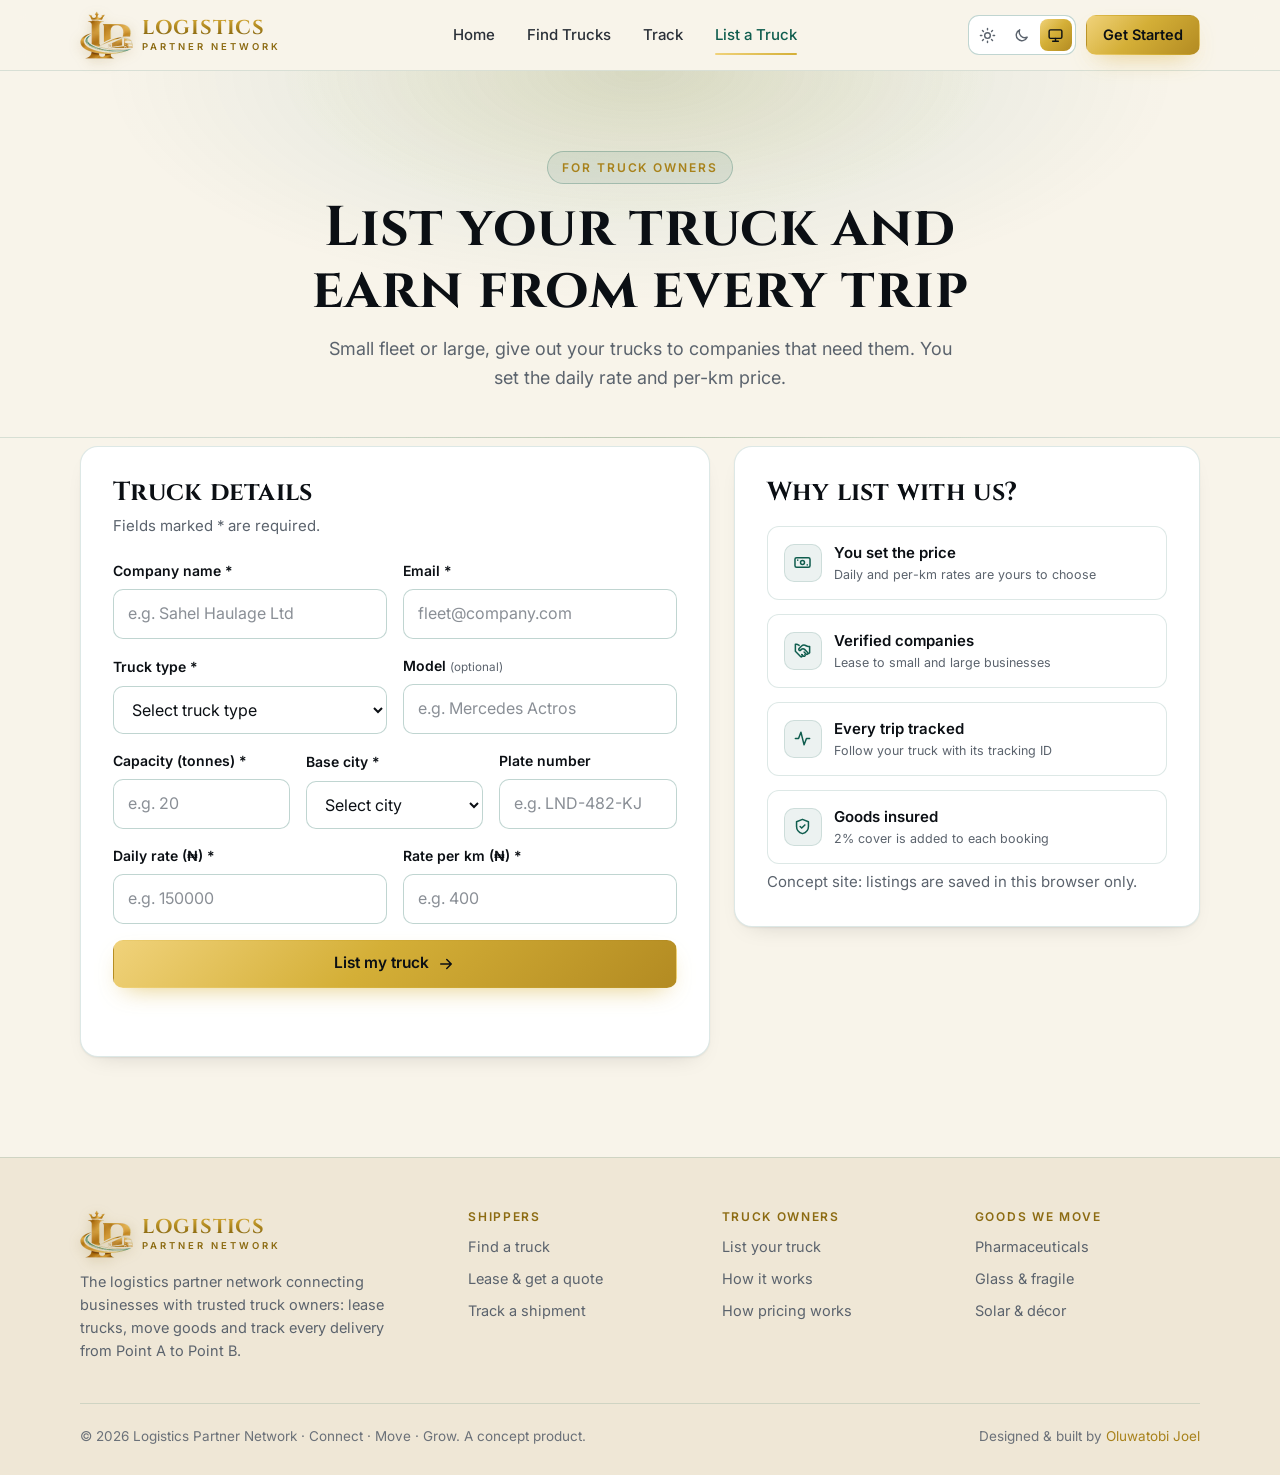
<file: list-truck.html>
<!doctype html>
<html lang="en" class="no-js">
<head>
  <meta charset="utf-8" />
  <meta name="viewport" content="width=device-width, initial-scale=1" />
  <title>List Your Truck | Logistics Partner Network</title>
  <meta name="description" content="Give out your trucks to companies that need them. Set your own daily and per-km rates." />
  <meta name="theme-color" content="#0B0F14" />
  <meta property="og:title" content="List Your Truck | Logistics Partner Network" />
  <meta property="og:description" content="Give out your trucks to companies that need them. Set your own daily and per-km rates." />
  <meta property="og:type" content="website" />
  <link rel="icon" href="/favicon.png" type="image/png" />
  <link rel="apple-touch-icon" href="/favicon.png" />
  <link rel="preconnect" href="https://fonts.googleapis.com" />
  <link rel="preconnect" href="https://fonts.gstatic.com" crossorigin />
  <link href="https://fonts.googleapis.com/css2?family=Cinzel:wght@600;700;800&family=Inter+Tight:wght@600;700;800&family=Inter:wght@400;500;600&display=swap" rel="stylesheet" />
  <link rel="stylesheet" href="/styles.css" />
  <script>(function(){var p='system';try{p=localStorage.getItem('theme')||'system'}catch(e){}var d=p==='dark'||(p==='system'&&matchMedia('(prefers-color-scheme: dark)').matches);document.documentElement.setAttribute('data-theme',d?'dark':'light');})();</script>
</head>
<body data-page="list">
  <header class="nav">
    <div class="wrap nav-in">
      <a href="/" class="logo" aria-label="Logistics Partner Network home"><img class="logo-mark" src="/logo-mark.webp" alt="" width="53" height="48" /><span class="wm"><b>Logistics</b><small>Partner Network</small></span></a>
      <nav class="nav-links" aria-label="Main">
        <a href="/">Home</a>
        <a href="/trucks">Find Trucks</a>
        <a href="/track">Track</a>
        <a href="/list-truck" aria-current="page">List a Truck</a>
        <a href="/lease" class="btn btn-primary mobile-cta">Get Started <svg viewBox="0 0 24 24" aria-hidden="true"><path d="M5 12h14m-6-6 6 6-6 6"/></svg></a>
      </nav>
      <div class="nav-right">
        <div class="theme-switch" role="group" aria-label="Colour theme"><button type="button" data-theme-set="light" aria-label="Light theme" title="Light" aria-pressed="false"><svg viewBox="0 0 24 24" aria-hidden="true"><circle cx="12" cy="12" r="4"/><path d="M12 2v2M12 20v2M4.9 4.9l1.4 1.4M17.7 17.7l1.4 1.4M2 12h2M20 12h2M4.9 19.1l1.4-1.4M17.7 6.3l1.4-1.4"/></svg></button><button type="button" data-theme-set="dark" aria-label="Dark theme" title="Dark" aria-pressed="false"><svg viewBox="0 0 24 24" aria-hidden="true"><path d="M20 14.5A8 8 0 0 1 9.5 4 8 8 0 1 0 20 14.5Z"/></svg></button><button type="button" data-theme-set="system" aria-label="Use system theme" title="System" aria-pressed="true"><svg viewBox="0 0 24 24" aria-hidden="true"><rect x="3" y="4" width="18" height="12" rx="2"/><path d="M8 20h8M12 16v4"/></svg></button></div>
        <a href="/lease" class="btn btn-primary btn-sm">Get Started</a>
        <button class="menu-btn" aria-label="Open menu" aria-expanded="false"><span></span><span></span><span></span></button>
      </div>
    </div>
  </header>

  <main>
    <section class="page-hero">
      <div class="wrap">
        <span class="eyebrow">For truck owners</span>
        <h1>List your truck and earn from every trip</h1>
        <p class="lead">Small fleet or large, give out your trucks to companies that need them. You set the daily rate and per-km price.</p>
      </div>
    </section>
    <section class="section" style="padding-top:8px">
      <div class="wrap lease-grid">
        <div class="panel">
          <h2>Truck details</h2>
          <p>Fields marked * are required.</p>
          <form class="form" id="list-form" novalidate>
            <div class="row">
              <label>Company name *<input name="owner" autocomplete="organization" placeholder="e.g. Sahel Haulage Ltd" /></label>
              <label>Email *<input name="email" type="email" autocomplete="email" placeholder="fleet@company.com" /></label>
            </div>
            <div class="row">
              <label>Truck type *<select name="type" id="l-type"></select></label>
              <label><span>Model <small>(optional)</small></span><input name="model" placeholder="e.g. Mercedes Actros" /></label>
            </div>
            <div class="row-3">
              <label>Capacity (tonnes) *<input name="capacity" type="number" min="1" step="0.5" placeholder="e.g. 20" /></label>
              <label>Base city *<select name="city" id="l-city"></select></label>
              <label>Plate number<input name="plate" placeholder="e.g. LND-482-KJ" /></label>
            </div>
            <div class="row">
              <label>Daily rate (₦) *<input name="day" type="number" min="1" step="500" placeholder="e.g. 150000" /></label>
              <label>Rate per km (₦) *<input name="km" type="number" min="1" step="10" placeholder="e.g. 400" /></label>
            </div>
            <button class="btn btn-primary" type="submit">List my truck <svg viewBox="0 0 24 24" aria-hidden="true"><path d="M5 12h14m-6-6 6 6-6 6"/></svg></button>
            <p class="form-status" role="status" aria-live="polite"></p>
          </form>
        </div>
        <aside class="panel">
          <h2>Why list with us?</h2>
          <div class="grid-4" style="grid-template-columns:1fr;margin-top:18px">
            <div class="goods"><span class="icon"><svg viewBox="0 0 24 24" aria-hidden="true"><rect x="2.5" y="6" width="19" height="12" rx="2"/><circle cx="12" cy="12" r="2.5"/><path d="M6 9v.01M18 15v.01"/></svg></span><div>You set the price<small>Daily and per-km rates are yours to choose</small></div></div>
            <div class="goods"><span class="icon"><svg viewBox="0 0 24 24" aria-hidden="true"><path d="m11 17 2 2a1.4 1.4 0 0 0 2-2"/><path d="m14 14 2.5 2.5a1.4 1.4 0 0 0 2-2l-3.9-3.9a2.8 2.8 0 0 0-4 0l-.9.9a1.4 1.4 0 0 1-2-2l2.8-2.8a5 5 0 0 1 6.1-.7l.5.3a4 4 0 0 0 2.6.6H21v8l-1 1M3 4h1.3a4 4 0 0 1 2.6 1l.8.6M3 4v9l6.5 6.5a1.4 1.4 0 0 0 2-2"/></svg></span><div>Verified companies<small>Lease to small and large businesses</small></div></div>
            <div class="goods"><span class="icon"><svg viewBox="0 0 24 24" aria-hidden="true"><path d="M3 12h4l3-8 4 16 3-8h4"/></svg></span><div>Every trip tracked<small>Follow your truck with its tracking ID</small></div></div>
            <div class="goods"><span class="icon"><svg viewBox="0 0 24 24" aria-hidden="true"><path d="M12 3 4.5 6v6c0 4.5 3.2 7.8 7.5 9 4.3-1.2 7.5-4.5 7.5-9V6L12 3Z"/><path d="m9 12 2 2 4-4"/></svg></span><div>Goods insured<small>2% cover is added to each booking</small></div></div>
          </div>
          <p class="qnote">Concept site: listings are saved in this browser only.</p>
        </aside>
      </div>
    </section>
  </main>

  <footer class="footer">
    <div class="wrap">
      <div class="foot-grid">
        <div>
          <a href="/" class="logo" aria-label="Logistics Partner Network home"><img class="logo-mark" src="/logo-mark.webp" alt="" width="53" height="48" /><span class="wm"><b>Logistics</b><small>Partner Network</small></span></a>
          <p>The logistics partner network connecting businesses with trusted truck owners: lease trucks, move goods and track every delivery from Point A to Point B.</p>
        </div>
        <div><h4>Shippers</h4><ul><li><a href="/trucks">Find a truck</a></li><li><a href="/lease">Lease &amp; get a quote</a></li><li><a href="/track">Track a shipment</a></li></ul></div>
        <div><h4>Truck owners</h4><ul><li><a href="/list-truck">List your truck</a></li><li><a href="/#how">How it works</a></li><li><a href="/#pricing">How pricing works</a></li></ul></div>
        <div><h4>Goods we move</h4><ul><li><a href="/#goods">Pharmaceuticals</a></li><li><a href="/#goods">Glass &amp; fragile</a></li><li><a href="/#goods">Solar &amp; décor</a></li></ul></div>
      </div>
      <div class="foot-bottom">
        <span>&copy; <span data-year>2026</span> Logistics Partner Network · Connect · Move · Grow. A concept product.</span>
        <span>Designed &amp; built by <a href="https://tobi-portfolio-murex.vercel.app" target="_blank" rel="noopener">Oluwatobi Joel</a></span>
      </div>
    </div>
  </footer>
  <script src="/data.js" defer></script>
  <script src="/app.js" defer></script>
</body>
</html>
</file>
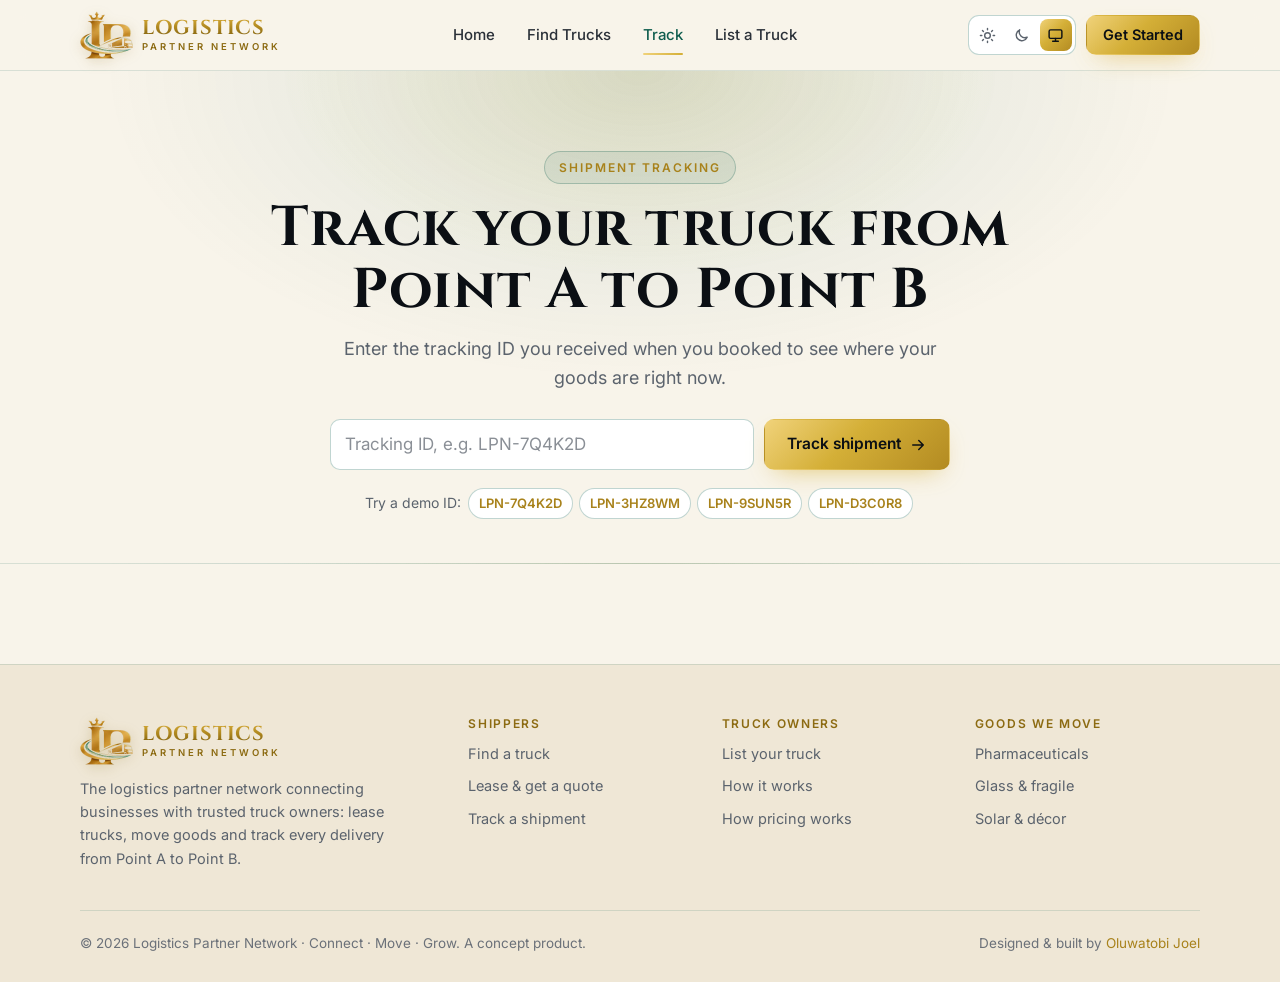
<file: track.html>
<!doctype html>
<html lang="en" class="no-js">
<head>
  <meta charset="utf-8" />
  <meta name="viewport" content="width=device-width, initial-scale=1" />
  <title>Track a Shipment | Logistics Partner Network</title>
  <meta name="description" content="Enter your tracking ID to see where your truck and goods are between Point A and Point B." />
  <meta name="theme-color" content="#0B0F14" />
  <meta property="og:title" content="Track a Shipment | Logistics Partner Network" />
  <meta property="og:description" content="Enter your tracking ID to see where your truck and goods are between Point A and Point B." />
  <meta property="og:type" content="website" />
  <link rel="icon" href="/favicon.png" type="image/png" />
  <link rel="apple-touch-icon" href="/favicon.png" />
  <link rel="preconnect" href="https://fonts.googleapis.com" />
  <link rel="preconnect" href="https://fonts.gstatic.com" crossorigin />
  <link href="https://fonts.googleapis.com/css2?family=Cinzel:wght@600;700;800&family=Inter+Tight:wght@600;700;800&family=Inter:wght@400;500;600&display=swap" rel="stylesheet" />
  <link rel="stylesheet" href="/styles.css" />
  <script>(function(){var p='system';try{p=localStorage.getItem('theme')||'system'}catch(e){}var d=p==='dark'||(p==='system'&&matchMedia('(prefers-color-scheme: dark)').matches);document.documentElement.setAttribute('data-theme',d?'dark':'light');})();</script>
</head>
<body data-page="track">
  <header class="nav">
    <div class="wrap nav-in">
      <a href="/" class="logo" aria-label="Logistics Partner Network home"><img class="logo-mark" src="/logo-mark.webp" alt="" width="53" height="48" /><span class="wm"><b>Logistics</b><small>Partner Network</small></span></a>
      <nav class="nav-links" aria-label="Main">
        <a href="/">Home</a>
        <a href="/trucks">Find Trucks</a>
        <a href="/track" aria-current="page">Track</a>
        <a href="/list-truck">List a Truck</a>
        <a href="/lease" class="btn btn-primary mobile-cta">Get Started <svg viewBox="0 0 24 24" aria-hidden="true"><path d="M5 12h14m-6-6 6 6-6 6"/></svg></a>
      </nav>
      <div class="nav-right">
        <div class="theme-switch" role="group" aria-label="Colour theme"><button type="button" data-theme-set="light" aria-label="Light theme" title="Light" aria-pressed="false"><svg viewBox="0 0 24 24" aria-hidden="true"><circle cx="12" cy="12" r="4"/><path d="M12 2v2M12 20v2M4.9 4.9l1.4 1.4M17.7 17.7l1.4 1.4M2 12h2M20 12h2M4.9 19.1l1.4-1.4M17.7 6.3l1.4-1.4"/></svg></button><button type="button" data-theme-set="dark" aria-label="Dark theme" title="Dark" aria-pressed="false"><svg viewBox="0 0 24 24" aria-hidden="true"><path d="M20 14.5A8 8 0 0 1 9.5 4 8 8 0 1 0 20 14.5Z"/></svg></button><button type="button" data-theme-set="system" aria-label="Use system theme" title="System" aria-pressed="true"><svg viewBox="0 0 24 24" aria-hidden="true"><rect x="3" y="4" width="18" height="12" rx="2"/><path d="M8 20h8M12 16v4"/></svg></button></div>
        <a href="/lease" class="btn btn-primary btn-sm">Get Started</a>
        <button class="menu-btn" aria-label="Open menu" aria-expanded="false"><span></span><span></span><span></span></button>
      </div>
    </div>
  </header>

  <main>
    <section class="page-hero">
      <div class="wrap">
        <span class="eyebrow">Shipment tracking</span>
        <h1>Track your truck from Point A to Point B</h1>
        <p class="lead">Enter the tracking ID you received when you booked to see where your goods are right now.</p>
        <form class="track-box" id="track-form" role="search" aria-label="Track a shipment">
          <input id="track-id" name="id" placeholder="Tracking ID, e.g. LPN-7Q4K2D" aria-label="Tracking ID" autocomplete="off" />
          <button class="btn btn-primary" type="submit">Track shipment <svg viewBox="0 0 24 24" aria-hidden="true"><path d="M5 12h14m-6-6 6 6-6 6"/></svg></button>
        </form>
        <p class="demo-ids" id="demo-ids"></p>
      </div>
    </section>
    <section class="section" style="padding-top:0">
      <div class="wrap" id="track-out"></div>
    </section>
  </main>

  <footer class="footer">
    <div class="wrap">
      <div class="foot-grid">
        <div>
          <a href="/" class="logo" aria-label="Logistics Partner Network home"><img class="logo-mark" src="/logo-mark.webp" alt="" width="53" height="48" /><span class="wm"><b>Logistics</b><small>Partner Network</small></span></a>
          <p>The logistics partner network connecting businesses with trusted truck owners: lease trucks, move goods and track every delivery from Point A to Point B.</p>
        </div>
        <div><h4>Shippers</h4><ul><li><a href="/trucks">Find a truck</a></li><li><a href="/lease">Lease &amp; get a quote</a></li><li><a href="/track">Track a shipment</a></li></ul></div>
        <div><h4>Truck owners</h4><ul><li><a href="/list-truck">List your truck</a></li><li><a href="/#how">How it works</a></li><li><a href="/#pricing">How pricing works</a></li></ul></div>
        <div><h4>Goods we move</h4><ul><li><a href="/#goods">Pharmaceuticals</a></li><li><a href="/#goods">Glass &amp; fragile</a></li><li><a href="/#goods">Solar &amp; décor</a></li></ul></div>
      </div>
      <div class="foot-bottom">
        <span>&copy; <span data-year>2026</span> Logistics Partner Network · Connect · Move · Grow. A concept product.</span>
        <span>Designed &amp; built by <a href="https://tobi-portfolio-murex.vercel.app" target="_blank" rel="noopener">Oluwatobi Joel</a></span>
      </div>
    </div>
  </footer>
  <script src="/data.js" defer></script>
  <script src="/app.js" defer></script>
</body>
</html>
</file>
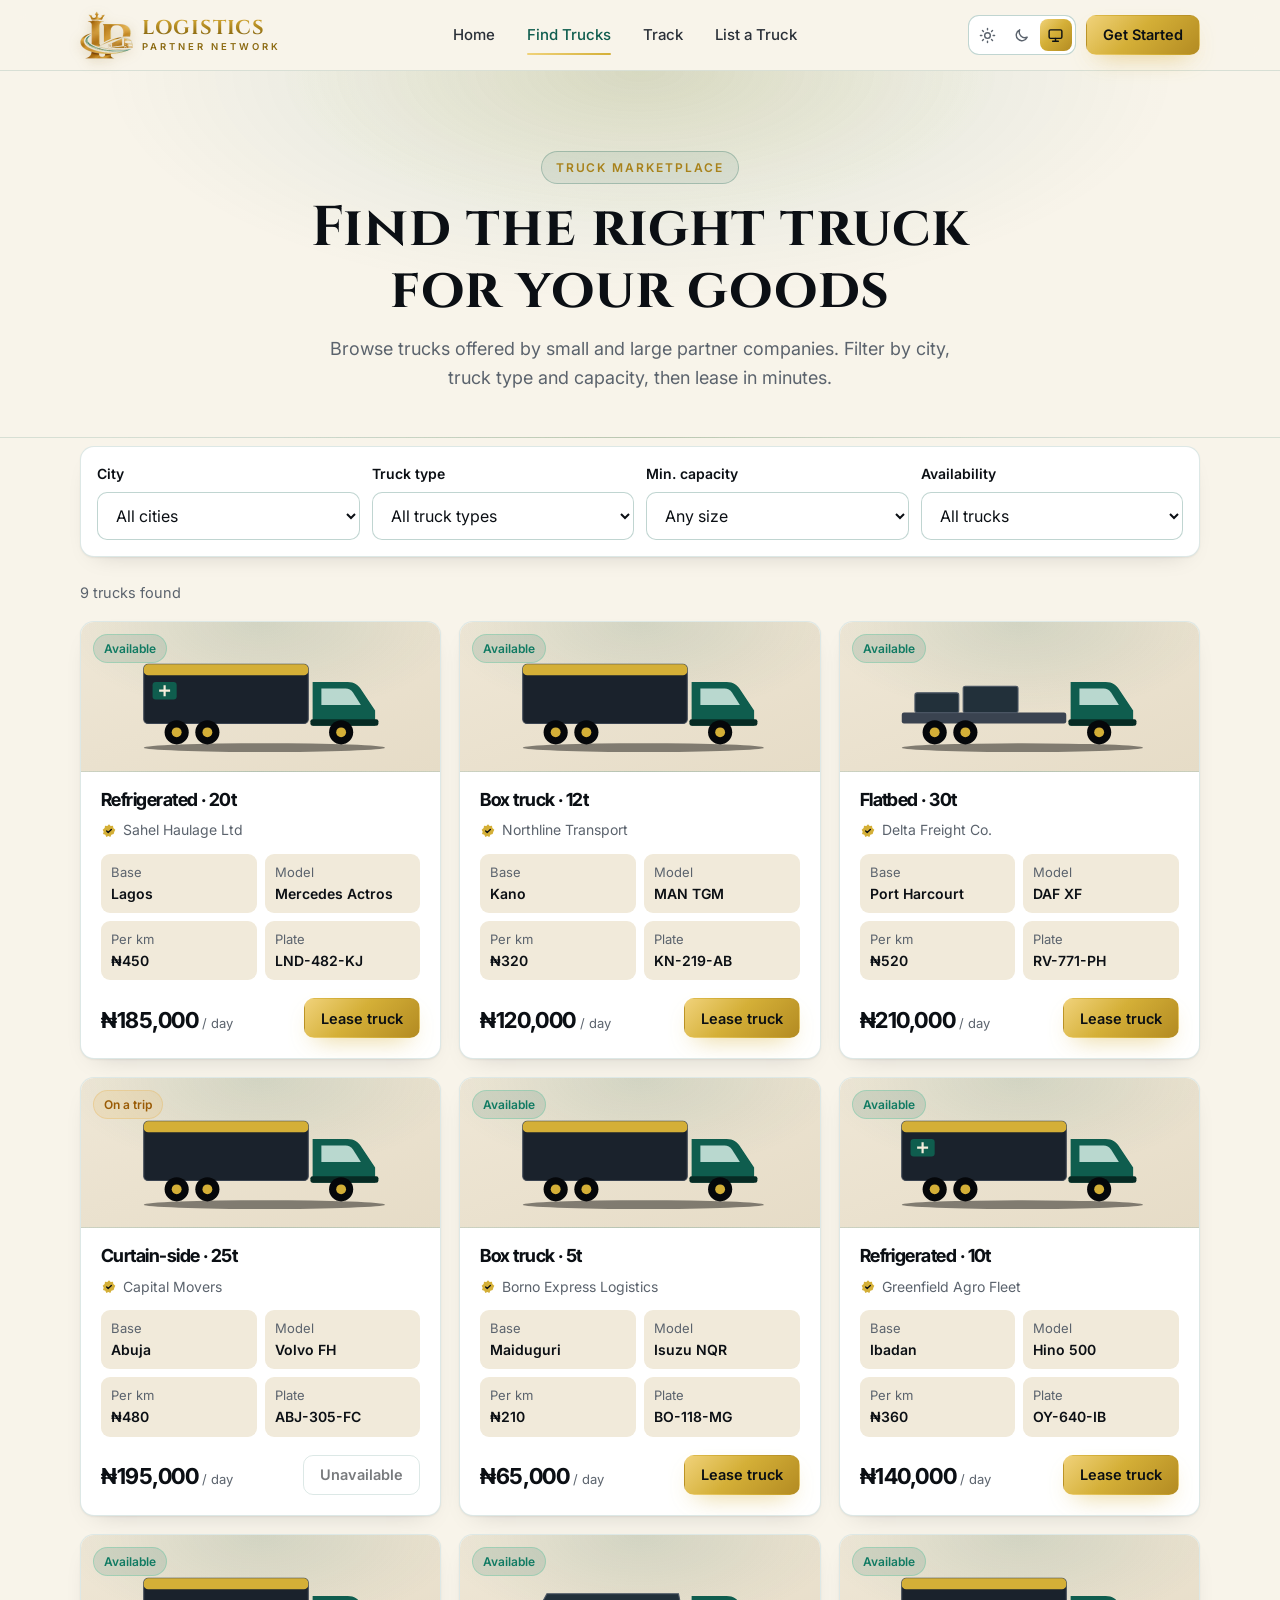
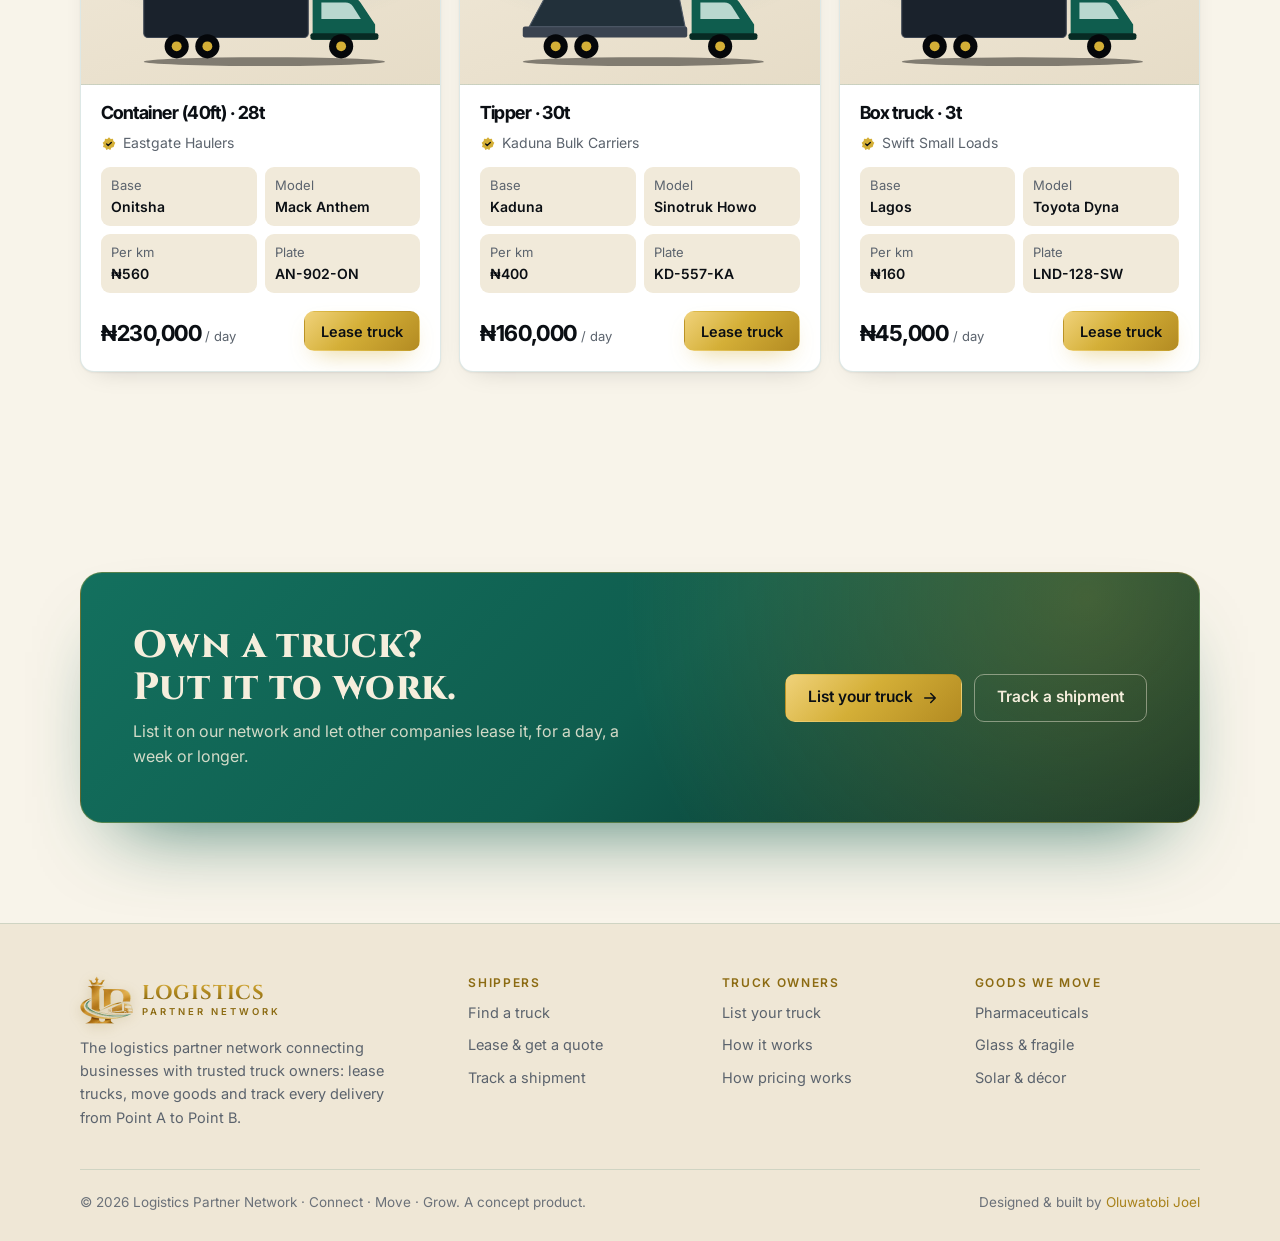
<file: trucks.html>
<!doctype html>
<html lang="en" class="no-js">
<head>
  <meta charset="utf-8" />
  <meta name="viewport" content="width=device-width, initial-scale=1" />
  <title>Find Trucks | Logistics Partner Network</title>
  <meta name="description" content="Browse and lease trucks from verified partner companies across Nigeria." />
  <meta name="theme-color" content="#0B0F14" />
  <meta property="og:title" content="Find Trucks | Logistics Partner Network" />
  <meta property="og:description" content="Browse and lease trucks from verified partner companies across Nigeria." />
  <meta property="og:type" content="website" />
  <link rel="icon" href="/favicon.png" type="image/png" />
  <link rel="apple-touch-icon" href="/favicon.png" />
  <link rel="preconnect" href="https://fonts.googleapis.com" />
  <link rel="preconnect" href="https://fonts.gstatic.com" crossorigin />
  <link href="https://fonts.googleapis.com/css2?family=Cinzel:wght@600;700;800&family=Inter+Tight:wght@600;700;800&family=Inter:wght@400;500;600&display=swap" rel="stylesheet" />
  <link rel="stylesheet" href="/styles.css" />
  <script>(function(){var p='system';try{p=localStorage.getItem('theme')||'system'}catch(e){}var d=p==='dark'||(p==='system'&&matchMedia('(prefers-color-scheme: dark)').matches);document.documentElement.setAttribute('data-theme',d?'dark':'light');})();</script>
</head>
<body data-page="trucks">
  <header class="nav">
    <div class="wrap nav-in">
      <a href="/" class="logo" aria-label="Logistics Partner Network home"><img class="logo-mark" src="/logo-mark.webp" alt="" width="53" height="48" /><span class="wm"><b>Logistics</b><small>Partner Network</small></span></a>
      <nav class="nav-links" aria-label="Main">
        <a href="/">Home</a>
        <a href="/trucks" aria-current="page">Find Trucks</a>
        <a href="/track">Track</a>
        <a href="/list-truck">List a Truck</a>
        <a href="/lease" class="btn btn-primary mobile-cta">Get Started <svg viewBox="0 0 24 24" aria-hidden="true"><path d="M5 12h14m-6-6 6 6-6 6"/></svg></a>
      </nav>
      <div class="nav-right">
        <div class="theme-switch" role="group" aria-label="Colour theme"><button type="button" data-theme-set="light" aria-label="Light theme" title="Light" aria-pressed="false"><svg viewBox="0 0 24 24" aria-hidden="true"><circle cx="12" cy="12" r="4"/><path d="M12 2v2M12 20v2M4.9 4.9l1.4 1.4M17.7 17.7l1.4 1.4M2 12h2M20 12h2M4.9 19.1l1.4-1.4M17.7 6.3l1.4-1.4"/></svg></button><button type="button" data-theme-set="dark" aria-label="Dark theme" title="Dark" aria-pressed="false"><svg viewBox="0 0 24 24" aria-hidden="true"><path d="M20 14.5A8 8 0 0 1 9.5 4 8 8 0 1 0 20 14.5Z"/></svg></button><button type="button" data-theme-set="system" aria-label="Use system theme" title="System" aria-pressed="true"><svg viewBox="0 0 24 24" aria-hidden="true"><rect x="3" y="4" width="18" height="12" rx="2"/><path d="M8 20h8M12 16v4"/></svg></button></div>
        <a href="/lease" class="btn btn-primary btn-sm">Get Started</a>
        <button class="menu-btn" aria-label="Open menu" aria-expanded="false"><span></span><span></span><span></span></button>
      </div>
    </div>
  </header>

  <main>
    <section class="page-hero">
      <div class="wrap">
        <span class="eyebrow">Truck marketplace</span>
        <h1>Find the right truck for your goods</h1>
        <p class="lead">Browse trucks offered by small and large partner companies. Filter by city, truck type and capacity, then lease in minutes.</p>
      </div>
    </section>
    <section class="section" style="padding-top:8px">
      <div class="wrap">
        <div class="filters" role="group" aria-label="Filter trucks">
          <label>City<select id="f-city"></select></label>
          <label>Truck type<select id="f-type"></select></label>
          <label>Min. capacity<select id="f-cap"><option value="0">Any size</option><option value="5">5 tonnes +</option><option value="10">10 tonnes +</option><option value="20">20 tonnes +</option><option value="28">28 tonnes +</option></select></label>
          <label>Availability<select id="f-avail"><option value="all">All trucks</option><option value="available">Available now</option></select></label>
        </div>
        <p class="result-count" id="result-count" aria-live="polite"></p>
        <div class="truck-grid" id="truck-grid"></div>
      </div>
    </section>
    <section class="section">
      <div class="wrap">
        <div class="cta-band reveal">
          <div><h2>Own a truck? Put it to work.</h2><p>List it on our network and let other companies lease it, for a day, a week or longer.</p></div>
          <div class="hero-ctas">
            <a href="/list-truck" class="btn btn-light">List your truck <svg viewBox="0 0 24 24" aria-hidden="true"><path d="M5 12h14m-6-6 6 6-6 6"/></svg></a>
            <a href="/track" class="btn btn-ghost">Track a shipment</a>
          </div>
        </div>
      </div>
    </section>
  </main>

  <footer class="footer">
    <div class="wrap">
      <div class="foot-grid">
        <div>
          <a href="/" class="logo" aria-label="Logistics Partner Network home"><img class="logo-mark" src="/logo-mark.webp" alt="" width="53" height="48" /><span class="wm"><b>Logistics</b><small>Partner Network</small></span></a>
          <p>The logistics partner network connecting businesses with trusted truck owners: lease trucks, move goods and track every delivery from Point A to Point B.</p>
        </div>
        <div><h4>Shippers</h4><ul><li><a href="/trucks">Find a truck</a></li><li><a href="/lease">Lease &amp; get a quote</a></li><li><a href="/track">Track a shipment</a></li></ul></div>
        <div><h4>Truck owners</h4><ul><li><a href="/list-truck">List your truck</a></li><li><a href="/#how">How it works</a></li><li><a href="/#pricing">How pricing works</a></li></ul></div>
        <div><h4>Goods we move</h4><ul><li><a href="/#goods">Pharmaceuticals</a></li><li><a href="/#goods">Glass &amp; fragile</a></li><li><a href="/#goods">Solar &amp; décor</a></li></ul></div>
      </div>
      <div class="foot-bottom">
        <span>&copy; <span data-year>2026</span> Logistics Partner Network · Connect · Move · Grow. A concept product.</span>
        <span>Designed &amp; built by <a href="https://tobi-portfolio-murex.vercel.app" target="_blank" rel="noopener">Oluwatobi Joel</a></span>
      </div>
    </div>
  </footer>
  <script src="/data.js" defer></script>
  <script src="/app.js" defer></script>
</body>
</html>
</file>
<file: styles.css>
/* =========================================================
   Logistics Partner Network — Connect · Move · Grow
   Colors & fonts are at the top.
   ========================================================= */
:root {
  /* Brand palette: Royal Gold #D4AF37 · Forest Green #0F5D4E · Charcoal Black #0B0F14 · Cream #F5EEDC */
  --bg: #0B0F14;
  --surface: #11171e;
  --soft: #18202a;
  --line: rgba(212,175,55,.14);
  --line-2: rgba(212,175,55,.28);
  --ink: #F5EEDC;
  --text: #ddd5c2;
  --muted: #a39d8d;
  --blue: #D4AF37;
  --blue-2: #E8C766;
  --blue-soft: rgba(212,175,55,.12);
  --gold: #D4AF37;
  --gold-2: #f0d27a;
  --forest: #0F5D4E;
  --cream: #F5EEDC;
  --green: #3cc89c;
  --green-soft: rgba(15,93,78,.38);
  --amber: #e9b45a;
  --amber-soft: rgba(233,180,90,.14);
  --red: #f27a7a;
  --radius: 14px;
  --shadow: 0 1px 2px rgba(0,0,0,.3), 0 10px 28px -14px rgba(0,0,0,.6);
  --shadow-lg: 0 30px 60px -28px rgba(0,0,0,.8);
  --serif: 'Cinzel', 'Trajan Pro', Georgia, serif;
  --display: 'Inter Tight', 'Inter', system-ui, sans-serif;
  --body: 'Inter', system-ui, -apple-system, 'Segoe UI', sans-serif;
  --max: 1200px;
  --pad: clamp(16px, 4.5vw, 40px);
}

*, *::before, *::after { box-sizing: border-box; }
html { scroll-behavior: smooth; -webkit-text-size-adjust: 100%; }
body { margin: 0; min-height: 100vh; background: var(--bg); color: var(--text); font: 400 16px/1.6 var(--body); -webkit-font-smoothing: antialiased; overflow-x: hidden; }
img, svg { max-width: 100%; display: block; }
a { color: inherit; text-decoration: none; }
button, input, select, textarea { font: inherit; color: inherit; }
:focus-visible { outline: 2px solid var(--blue); outline-offset: 3px; border-radius: 6px; }
h1, h2, h3, h4 { margin: 0; font-family: var(--display); color: var(--ink); letter-spacing: -.03em; line-height: 1.1; text-wrap: balance; }
p { margin: 0; }
.wrap { width: 100%; max-width: var(--max); margin: 0 auto; padding: 0 var(--pad); }
.muted { color: var(--muted); }
[hidden] { display: none !important; }

/* ---------- Buttons ---------- */
.btn {
  display: inline-flex; align-items: center; justify-content: center; gap: 8px;
  min-height: 48px; padding: 0 22px; border-radius: 10px; border: 1px solid transparent;
  font-weight: 600; font-size: 15.5px; white-space: nowrap; cursor: pointer;
  transition: transform .2s ease, background .2s ease, box-shadow .2s ease, border-color .2s ease, color .2s;
}
.btn svg { width: 18px; height: 18px; flex-shrink: 0; fill: none; stroke: currentColor; stroke-width: 2; stroke-linecap: round; stroke-linejoin: round; }
.btn-primary { background: linear-gradient(135deg, #f0d27a, #D4AF37 45%, #b38b22); color: #0B0F14; box-shadow: 0 10px 26px -12px rgba(212,175,55,.75); }
.btn-primary:hover { filter: brightness(1.08); transform: translateY(-1px); box-shadow: 0 14px 30px -12px rgba(212,175,55,.9); }
.btn-light { background: transparent; color: var(--ink); border-color: var(--line-2); }
.btn-light:hover { border-color: var(--blue); color: var(--blue); }
.btn-sm { min-height: 40px; padding: 0 16px; font-size: 14.5px; }
.btn-block { width: 100%; }
.btn:disabled { opacity: .55; cursor: not-allowed; transform: none; }

/* ---------- Nav ---------- */
.nav { position: sticky; top: 0; z-index: 50; background: rgba(11,15,20,.82); backdrop-filter: blur(12px); -webkit-backdrop-filter: blur(12px); border-bottom: 1px solid var(--line); }
.nav-in { display: flex; align-items: center; justify-content: space-between; gap: 20px; height: 70px; }
.logo { display: flex; align-items: center; gap: 9px; font-family: var(--display); font-weight: 800; font-size: 22px; color: var(--ink); letter-spacing: -.03em; }
.logo .logo-mark { width: auto; height: 48px; flex-shrink: 0; filter: drop-shadow(0 4px 10px rgba(212,175,55,.18)); }
.logo .wm { display: grid; line-height: 1; }
.logo .wm b { font-family: var(--serif); font-weight: 700; font-size: 20px; letter-spacing: .04em; text-transform: uppercase; background: linear-gradient(180deg, #f6dc8c, #D4AF37 55%, #a8801e); -webkit-background-clip: text; background-clip: text; color: transparent; }
.logo .wm small { margin-top: 4px; font-family: var(--body); font-size: 9.5px; font-weight: 600; letter-spacing: .32em; text-transform: uppercase; color: var(--gold); }
.nav-links { display: flex; align-items: center; gap: 32px; font-size: 15px; font-weight: 500; color: var(--text); }
.nav-links a { position: relative; padding: 6px 0; transition: color .2s; }
.nav-links a:hover, .nav-links a[aria-current="page"] { color: var(--blue); }
.nav-links a[aria-current="page"]::after { content: ''; position: absolute; left: 0; right: 0; bottom: -2px; height: 2px; border-radius: 2px; background: var(--blue); }
.nav-right { display: flex; align-items: center; gap: 10px; }
.menu-btn { display: none; width: 44px; height: 44px; padding: 0; border: 1px solid var(--line-2); border-radius: 10px; background: var(--surface); cursor: pointer; flex-direction: column; align-items: center; justify-content: center; gap: 5px; }
.menu-btn span { display: block; width: 18px; height: 2px; border-radius: 2px; background: var(--ink); transition: transform .25s, opacity .2s; }
.nav.is-open .menu-btn span:nth-child(1) { transform: translateY(7px) rotate(45deg); }
.nav.is-open .menu-btn span:nth-child(2) { opacity: 0; }
.nav.is-open .menu-btn span:nth-child(3) { transform: translateY(-7px) rotate(-45deg); }
.mobile-cta { display: none; }

/* ---------- Sections ---------- */
.section { padding: clamp(56px, 8vw, 100px) 0; }
.section.alt { background: var(--surface); border-top: 1px solid var(--line); border-bottom: 1px solid var(--line); }
.eyebrow { display: inline-flex; align-items: center; gap: 8px; margin-bottom: 14px; padding: 6px 14px; border-radius: 999px; border: 1px solid var(--line-2); background: var(--blue-soft); color: var(--gold-2); font-size: 12px; font-weight: 600; letter-spacing: .16em; text-transform: uppercase; }
.section-head { max-width: 680px; margin-bottom: clamp(32px, 5vw, 52px); }
.section-head.center { margin-left: auto; margin-right: auto; text-align: center; }
.h2 { font-size: clamp(28px, 4vw, 44px); font-weight: 800; }
.lead { margin-top: 14px; font-size: clamp(16px, 1.6vw, 18px); color: var(--muted); }

/* ---------- Hero ---------- */
.hero { position: relative; overflow: hidden; padding: clamp(40px, 6vw, 80px) 0 clamp(56px, 7vw, 96px); background: radial-gradient(60% 70% at 85% 20%, rgba(15,93,78,.35), transparent 70%), radial-gradient(50% 60% at 10% 0%, rgba(212,175,55,.14), transparent 70%), var(--bg); }
.hero-grid { display: grid; grid-template-columns: minmax(0, 1fr) minmax(0, 1.05fr); gap: clamp(28px, 5vw, 56px); align-items: center; }
.hero h1 { font-size: clamp(40px, 6vw, 70px); font-weight: 800; letter-spacing: -.04em; line-height: 1.02; }
.hero .lead { max-width: 500px; margin-top: 20px; }
.hero-ctas { display: flex; flex-wrap: wrap; gap: 12px; margin-top: 30px; }
.track-quick { display: flex; gap: 8px; margin-top: 26px; max-width: 470px; padding: 6px; border: 1px solid var(--line-2); border-radius: 12px; background: var(--surface); box-shadow: var(--shadow); }
.track-quick input { flex: 1; min-width: 0; border: 0; padding: 0 12px; background: transparent; font-size: 15px; outline: none; }
.track-quick .btn { min-height: 42px; }
.hero-visual { position: relative; }
.hero-scene { position: relative; border-radius: 22px; overflow: hidden; background: linear-gradient(160deg, #13201f 0%, #0B0F14 100%); border: 1px solid var(--line-2); aspect-ratio: 5 / 4; box-shadow: 0 40px 80px -40px rgba(0,0,0,.9), 0 0 0 6px rgba(212,175,55,.05); }
.hero-scene .sky { position: absolute; inset: 0; }
.hero-scene .truck { position: absolute; right: -4%; bottom: 14%; width: 92%; }
.float-card { position: absolute; display: flex; align-items: center; gap: 10px; padding: 10px 14px; border: 1px solid var(--line); border-radius: 12px; background: rgba(17,23,30,.92); backdrop-filter: blur(8px); -webkit-backdrop-filter: blur(8px); box-shadow: var(--shadow-lg); font-size: 13px; color: var(--ink); }
.float-card small { display: block; color: var(--muted); font-size: 11.5px; }
.float-card .ic { width: 32px; height: 32px; border-radius: 9px; display: grid; place-items: center; background: var(--blue-soft); flex-shrink: 0; }
.float-card .ic svg { width: 17px; height: 17px; fill: none; stroke: var(--blue); stroke-width: 2; stroke-linecap: round; stroke-linejoin: round; }
.float-card.a { left: -4%; bottom: 8%; }
.float-card.b { right: 4%; top: 7%; }
.float-card .live { width: 8px; height: 8px; border-radius: 50%; background: var(--green); box-shadow: 0 0 0 4px rgba(60,200,156,.2); }
.hero-steps { position: absolute; left: 4%; right: 4%; bottom: -1px; display: grid; grid-template-columns: repeat(3, minmax(0, 1fr)); gap: 8px; }

/* ---------- Stats strip ---------- */
.stats { display: grid; grid-template-columns: repeat(4, minmax(0, 1fr)); gap: 16px; }
.stat { padding: 20px 22px; border: 1px solid var(--line); border-radius: var(--radius); background: var(--surface); }
.stat strong { display: block; font-family: var(--serif); font-size: clamp(26px, 3vw, 34px); font-weight: 700; color: var(--gold); letter-spacing: .01em; }
.stat span { font-size: 14px; color: var(--muted); }

/* ---------- Cards ---------- */
.grid-3 { display: grid; grid-template-columns: repeat(3, minmax(0, 1fr)); gap: 18px; }
.grid-4 { display: grid; grid-template-columns: repeat(4, minmax(0, 1fr)); gap: 14px; }
.card { position: relative; padding: 24px; border: 1px solid var(--line); border-radius: var(--radius); background: var(--surface); box-shadow: var(--shadow); }
.card h3 { font-size: 19px; margin-top: 16px; }
.card p { margin-top: 8px; color: var(--muted); font-size: 15px; }
.icon { width: 46px; height: 46px; border-radius: 12px; display: grid; place-items: center; background: var(--blue-soft); flex-shrink: 0; }
.icon svg { width: 22px; height: 22px; fill: none; stroke: var(--blue); stroke-width: 1.9; stroke-linecap: round; stroke-linejoin: round; }
.step-n { position: absolute; top: 18px; right: 22px; font-family: var(--display); font-weight: 800; font-size: 38px; line-height: 1; color: rgba(212,175,55,.35); transition: color .25s; }
.goods { display: flex; align-items: center; gap: 12px; padding: 14px 16px; border: 1px solid var(--line); border-radius: 12px; background: var(--surface); font-weight: 600; font-size: 15px; color: var(--ink); }
.goods .icon { width: 38px; height: 38px; border-radius: 10px; }
.goods .icon svg { width: 19px; height: 19px; }
.goods small { display: block; font-weight: 400; font-size: 12.5px; color: var(--muted); }

/* ---------- Interactive cards (hover / tap) ---------- */
.tap-card { cursor: pointer; transition: background .3s ease, border-color .3s ease, transform .3s ease, box-shadow .3s ease; -webkit-tap-highlight-color: transparent; }
.tap-card h3, .tap-card p, .tap-card .icon, .tap-card .icon svg { transition: color .3s, background .3s, stroke .3s; }
.tap-card:hover, .tap-card:focus-visible, .tap-card.is-on {
  background: linear-gradient(160deg, #13705e, #0F5D4E 45%, #082f28); border-color: rgba(212,175,55,.55); transform: translateY(-4px);
  box-shadow: 0 24px 44px -22px rgba(15,93,78,.9), 0 0 0 1px rgba(212,175,55,.25); outline: none;
}
.tap-card:hover h3, .tap-card:focus-visible h3, .tap-card.is-on h3 { color: var(--gold-2); }
.tap-card:hover p, .tap-card:focus-visible p, .tap-card.is-on p { color: rgba(245,238,220,.9); }
.tap-card:hover .icon, .tap-card:focus-visible .icon, .tap-card.is-on .icon { background: rgba(212,175,55,.18); }
.tap-card:hover .icon svg, .tap-card:focus-visible .icon svg, .tap-card.is-on .icon svg { stroke: var(--gold-2); }
.tap-card:hover .step-n, .tap-card:focus-visible .step-n, .tap-card.is-on .step-n { color: rgba(240,210,122,.6); }
.step-card .more { max-height: 0; opacity: 0; overflow: hidden; margin-top: 0; padding-top: 0; border-top: 1px solid transparent; transition: max-height .35s ease, opacity .3s ease, margin .3s ease, padding .3s ease; }
.step-card:hover .more, .step-card:focus-visible .more, .step-card.is-on .more { max-height: 120px; opacity: 1; margin-top: 12px; padding-top: 12px; border-top-color: rgba(212,175,55,.35); color: var(--cream); font-weight: 500; }

/* Goods cards are buttons that open the shipment form */
button.goods { width: 100%; text-align: left; font: inherit; font-weight: 600; cursor: pointer; transition: border-color .2s, box-shadow .2s, transform .2s, background .2s; }
button.goods:hover, button.goods:focus-visible { border-color: var(--blue); box-shadow: 0 14px 30px -18px rgba(212,175,55,.5); transform: translateY(-2px); outline: none; }
button.goods:active { background: var(--blue-soft); }
button.goods .go { margin-left: auto; flex-shrink: 0; width: 28px; height: 28px; border-radius: 50%; display: grid; place-items: center; background: var(--soft); color: var(--blue); transition: background .2s, color .2s; }
button.goods .go svg { width: 15px; height: 15px; fill: none; stroke: currentColor; stroke-width: 2.2; stroke-linecap: round; stroke-linejoin: round; }
button.goods:hover .go, button.goods:focus-visible .go { background: var(--gold); color: #0B0F14; }
.goods-hint { margin-top: 18px; text-align: center; font-size: 14.5px; color: var(--muted); }

/* Shipment dialog */
.ship-dialog { width: min(620px, calc(100vw - 24px)); max-height: calc(100dvh - 24px); padding: 0; border: 0; border-radius: 18px; background: var(--surface); color: var(--text); border: 1px solid var(--line-2); box-shadow: 0 40px 80px -30px rgba(0,0,0,.85); overflow: auto; }
.ship-dialog::backdrop { background: rgba(3,5,8,.72); backdrop-filter: blur(3px); }
.ship-dialog .form { padding: clamp(18px, 4vw, 28px); }
.dlg-head { display: flex; align-items: flex-start; gap: 12px; }
.dlg-head h2 { font-size: 22px; }
.dlg-head p { font-size: 14px; margin-top: 4px; }
.dlg-close { margin-left: auto; flex-shrink: 0; width: 40px; height: 40px; border: 1px solid var(--line-2); border-radius: 10px; background: var(--surface); font-size: 22px; line-height: 1; cursor: pointer; color: var(--ink); }
.dlg-close:hover { border-color: var(--blue); color: var(--blue); }
.prefill-note { padding: 12px 14px; border-radius: 10px; background: var(--blue-soft); color: var(--gold-2); border: 1px solid var(--line); font-size: 14px; }

/* ---------- Hero animation ---------- */
.hero-scene .anim { position: absolute; inset: 0; width: 100%; height: 100%; }
.anim .scene { opacity: 0; animation: sceneFade 15s infinite; }
.anim .s1 { opacity: 1; animation-name: scene1; }
.anim .s2 { animation-name: scene2; }
.anim .s3 { animation-name: scene3; }
@keyframes scene1 { 0%, 30% { opacity: 1 } 34%, 96% { opacity: 0 } 100% { opacity: 1 } }
@keyframes scene2 { 0%, 30% { opacity: 0 } 34%, 63% { opacity: 1 } 67%, 100% { opacity: 0 } }
@keyframes scene3 { 0%, 63% { opacity: 0 } 67%, 96% { opacity: 1 } 100% { opacity: 0 } }
.anim .wheel { transform-box: fill-box; transform-origin: center; animation: spin .6s linear infinite; }
.anim .dash { animation: road .5s linear infinite; }
.anim .truck-side { animation: bounce .45s ease-in-out infinite alternate; }
.anim .clouds { animation: drift 15s linear infinite; }
.anim .skyline { animation: drift 7s linear infinite; }
.anim .truck-ab { animation: ab 15s ease-in-out infinite; }
.anim .truck-net { animation: net 15s ease-in-out infinite; }
.anim .ping { transform-box: fill-box; transform-origin: center; animation: ping 1.2s ease-out infinite; }
@keyframes spin { to { transform: rotate(360deg) } }
@keyframes road { to { stroke-dashoffset: -70 } }
@keyframes bounce { from { transform: translateY(0) } to { transform: translateY(-2px) } }
@keyframes drift { to { transform: translateX(-200px) } }
@keyframes ab { 0%, 34% { transform: translate(140px, 202px) } 60%, 100% { transform: translate(300px, 202px) } }
@keyframes net { 0%, 67% { transform: translate(-60px, 210px) } 82% { transform: translate(300px, 210px) } 96%, 100% { transform: translate(470px, 210px) } }
@keyframes ping { 0% { transform: scale(.6); opacity: 1 } 100% { transform: scale(2.2); opacity: 0 } }

/* ---------- Truck cards ---------- */
.truck-grid { display: grid; grid-template-columns: repeat(3, minmax(0, 1fr)); gap: 18px; }
.tcard { display: flex; flex-direction: column; border: 1px solid var(--line); border-radius: var(--radius); background: var(--surface); box-shadow: var(--shadow); overflow: hidden; transition: transform .2s, box-shadow .2s; }
.tcard:hover { transform: translateY(-3px); box-shadow: var(--shadow-lg); }
.tcard-media { position: relative; height: 150px; background: radial-gradient(80% 90% at 50% 0%, rgba(15,93,78,.35), transparent 70%), linear-gradient(160deg, #141c24, #0e141a); border-bottom: 1px solid var(--line); display: grid; place-items: center; padding: 12px 18px 0; }
.tcard-media svg { width: 78%; height: auto; }
.badge { position: absolute; top: 12px; left: 12px; padding: 4px 10px; border-radius: 999px; font-size: 12px; font-weight: 600; background: var(--green-soft); color: var(--green); }
.badge.busy { background: var(--amber-soft); color: var(--amber); }
.tcard-body { padding: 18px 20px 20px; display: flex; flex-direction: column; gap: 10px; flex: 1; }
.tcard-body h3 { font-size: 18px; }
.owner { font-size: 14px; color: var(--muted); display: flex; align-items: center; gap: 6px; }
.owner .verified { width: 16px; height: 16px; flex-shrink: 0; }
.specs { display: grid; grid-template-columns: 1fr 1fr; gap: 8px; margin: 2px 0; }
.specs div { padding: 8px 10px; border-radius: 9px; background: var(--soft); font-size: 13px; color: var(--muted); min-width: 0; }
.specs b { display: block; color: var(--ink); font-size: 14px; font-weight: 600; white-space: nowrap; overflow: hidden; text-overflow: ellipsis; }
.price-row { display: flex; align-items: flex-end; justify-content: space-between; gap: 12px; margin-top: auto; padding-top: 6px; }
.price-row strong { font-family: var(--display); font-size: 22px; color: var(--ink); letter-spacing: -.02em; }
.price-row small { color: var(--muted); font-size: 13px; }

/* ---------- Filters ---------- */
.filters { display: grid; grid-template-columns: repeat(4, minmax(0, 1fr)); gap: 12px; padding: 16px; margin-bottom: 24px; border: 1px solid var(--line); border-radius: var(--radius); background: var(--surface); box-shadow: var(--shadow); }
.result-count { margin-bottom: 16px; font-size: 14.5px; color: var(--muted); }
.empty { padding: 40px 20px; text-align: center; border: 1px dashed var(--line-2); border-radius: var(--radius); color: var(--muted); grid-column: 1 / -1; }

/* ---------- Forms ---------- */
.form { display: grid; gap: 16px; }
.form .row { display: grid; grid-template-columns: 1fr 1fr; gap: 16px; align-items: end; }
.form .row-3 { display: grid; grid-template-columns: repeat(3, minmax(0, 1fr)); gap: 16px; align-items: end; }
label, .label { display: grid; gap: 7px; font-size: 14px; font-weight: 600; color: var(--ink); }
label small { font-weight: 400; color: var(--muted); }
input, select, textarea {
  width: 100%; min-height: 48px; padding: 11px 14px; border: 1px solid var(--line-2); border-radius: 10px;
  background: var(--surface); color: var(--ink); font-size: 16px; font-weight: 400; transition: border-color .2s, box-shadow .2s;
}
textarea { min-height: 110px; resize: vertical; }
input::placeholder, textarea::placeholder { color: #7d786c; }
input:focus, select:focus, textarea:focus { outline: none; border-color: var(--blue); box-shadow: 0 0 0 3px rgba(212,175,55,.18); }
.field-err { border-color: var(--red) !important; }
.form-status { min-height: 1.4em; font-size: 14.5px; }
.form-status.err { color: var(--red); }
.form-status.ok { color: var(--green); }
.panel { padding: clamp(20px, 3.5vw, 32px); border: 1px solid var(--line); border-radius: 18px; background: var(--surface); box-shadow: var(--shadow); }
.panel h2 { font-size: clamp(22px, 2.4vw, 26px); }
.panel > p { margin-top: 6px; color: var(--muted); font-size: 15px; }
.panel .form { margin-top: 22px; }
.fieldset-title { margin-top: 6px; padding-top: 18px; border-top: 1px solid var(--line); font-family: var(--display); font-weight: 700; font-size: 16px; color: var(--ink); }

/* Lease layout */
.lease-grid { display: grid; grid-template-columns: minmax(0, 1.35fr) minmax(0, 1fr); gap: 24px; align-items: start; }
.lease-grid > *, .form > *, .form .row > *, .form .row-3 > * { min-width: 0; }
select { text-overflow: ellipsis; }
.quote { position: sticky; top: 90px; }
.quote h2 { font-size: 22px; }
.chosen { display: flex; gap: 12px; align-items: center; margin-top: 16px; padding: 12px; border-radius: 12px; background: var(--soft); }
.chosen .icon { width: 42px; height: 42px; background: var(--surface); }
.chosen b { display: block; color: var(--ink); font-size: 15px; }
.chosen span { font-size: 13px; color: var(--muted); }
.qrows { margin: 18px 0 0; padding: 0; list-style: none; display: grid; gap: 10px; font-size: 14.5px; }
.qrows li { display: flex; justify-content: space-between; gap: 12px; }
.qrows li span:first-child { color: var(--muted); }
.qrows li span:last-child { color: var(--ink); font-weight: 600; text-align: right; }
.qtotal { display: flex; justify-content: space-between; align-items: baseline; gap: 12px; margin-top: 16px; padding-top: 16px; border-top: 1px dashed var(--line-2); }
.qtotal span { font-weight: 600; color: var(--ink); }
.qtotal strong { font-family: var(--serif); font-size: clamp(24px, 3vw, 30px); color: var(--gold); letter-spacing: .01em; }
.qnote { margin-top: 12px; font-size: 12.5px; color: var(--muted); }

/* Confirmation */
.confirm { text-align: center; }
.confirm .tick { width: 64px; height: 64px; margin: 0 auto 16px; border-radius: 50%; display: grid; place-items: center; background: var(--green-soft); }
.confirm .tick svg { width: 30px; height: 30px; fill: none; stroke: var(--green); stroke-width: 2.6; stroke-linecap: round; stroke-linejoin: round; }
.tid { display: inline-flex; align-items: center; gap: 10px; margin: 18px 0 6px; padding: 12px 18px; border: 1px dashed var(--blue); border-radius: 12px; background: var(--blue-soft); font-family: var(--display); font-weight: 800; font-size: clamp(20px, 3vw, 26px); color: var(--blue-2); letter-spacing: .04em; }
.summary { display: grid; grid-template-columns: repeat(2, minmax(0, 1fr)); gap: 10px; margin: 22px 0; text-align: left; }
.summary div { padding: 12px 14px; border-radius: 10px; background: var(--soft); font-size: 13px; color: var(--muted); min-width: 0; }
.summary b { display: block; color: var(--ink); font-size: 15px; overflow-wrap: anywhere; }
.confirm .hero-ctas { justify-content: center; }

/* ---------- Tracking ---------- */
.track-box { display: flex; gap: 10px; max-width: 620px; margin: 26px auto 0; }
.track-box input { flex: 1; min-width: 0; font-size: 17px; letter-spacing: .03em; text-transform: uppercase; }
.track-box input::placeholder { text-transform: none; letter-spacing: 0; }
.demo-ids { margin-top: 14px; font-size: 14px; color: var(--muted); text-align: center; }
.demo-ids button { margin: 4px 3px 0; padding: 4px 10px; border: 1px solid var(--line-2); border-radius: 999px; background: var(--surface); font-size: 13px; font-weight: 600; color: var(--blue-2); cursor: pointer; }
.demo-ids button:hover { border-color: var(--blue); }
.track-result { display: grid; grid-template-columns: minmax(0, 1.4fr) minmax(0, 1fr); gap: 20px; margin-top: 32px; align-items: start; }
.map-card { padding: 0; overflow: hidden; }
.map-head { display: flex; justify-content: space-between; align-items: center; gap: 12px; flex-wrap: wrap; padding: 18px 20px; border-bottom: 1px solid var(--line); }
.map-head h2 { font-size: 20px; }
.status-pill { display: inline-flex; align-items: center; gap: 7px; padding: 6px 12px; border-radius: 999px; font-size: 13px; font-weight: 600; background: var(--blue-soft); color: var(--blue-2); }
.status-pill i { width: 8px; height: 8px; border-radius: 50%; background: currentColor; }
.status-pill.done { background: var(--green-soft); color: var(--green); }
.status-pill.wait { background: var(--amber-soft); color: var(--amber); }
.map { position: relative; background: radial-gradient(70% 80% at 50% 40%, rgba(15,93,78,.22), transparent 75%), #0d1318; }
.map svg { width: 100%; height: auto; }
.route-bar { padding: 18px 20px; display: grid; gap: 10px; border-top: 1px solid var(--line); }
.route-ends { display: flex; justify-content: space-between; gap: 12px; font-size: 14px; }
.route-ends b { display: block; color: var(--ink); font-size: 15.5px; }
.route-ends div:last-child { text-align: right; }
.progress { height: 10px; border-radius: 10px; background: var(--soft); overflow: hidden; }
.progress i { display: block; height: 100%; border-radius: inherit; background: linear-gradient(90deg, #0F5D4E, #D4AF37); transition: width .8s ease; }
.progress-meta { display: flex; justify-content: space-between; gap: 12px; flex-wrap: wrap; font-size: 13.5px; color: var(--muted); }
.timeline { list-style: none; margin: 18px 0 0; padding: 0; }
.timeline li { position: relative; padding: 0 0 20px 32px; font-size: 14.5px; color: var(--muted); }
.timeline li::before { content: ''; position: absolute; left: 4px; top: 4px; width: 14px; height: 14px; border-radius: 50%; border: 2px solid var(--line-2); background: var(--bg); }
.timeline li::after { content: ''; position: absolute; left: 10px; top: 22px; bottom: 2px; width: 2px; background: var(--line); }
.timeline li:last-child { padding-bottom: 0; }
.timeline li:last-child::after { display: none; }
.timeline li.done::before { border-color: var(--green); background: var(--green); }
.timeline li.now::before { border-color: var(--blue); background: var(--blue); box-shadow: 0 0 0 5px rgba(212,175,55,.18); }
.timeline li b { display: block; color: var(--ink); font-size: 15px; }
.details { display: grid; gap: 8px; margin-top: 16px; }
.details div { display: flex; justify-content: space-between; gap: 12px; padding: 9px 0; border-bottom: 1px solid var(--line); font-size: 14px; }
.details div span:first-child { color: var(--muted); }
.details div span:last-child { color: var(--ink); font-weight: 600; text-align: right; overflow-wrap: anywhere; }
.not-found { max-width: 620px; margin: 26px auto 0; padding: 18px; border-radius: 12px; background: rgba(242,122,122,.08); border: 1px solid rgba(242,122,122,.35); color: #f5a3a3; text-align: center; font-size: 15px; }

/* ---------- Page hero ---------- */
.page-hero { padding: clamp(44px, 7vw, 80px) 0 clamp(28px, 4vw, 44px); text-align: center; background: radial-gradient(60% 90% at 50% 0%, rgba(15,93,78,.32), transparent 70%), radial-gradient(40% 60% at 50% 0%, rgba(212,175,55,.1), transparent 70%), var(--bg); border-bottom: 1px solid var(--line); }
.page-hero h1 { font-size: clamp(34px, 5.2vw, 56px); font-weight: 800; letter-spacing: -.04em; max-width: 820px; margin: 0 auto; }
.page-hero .lead { max-width: 640px; margin: 14px auto 0; }

/* ---------- CTA ---------- */
.cta-band { display: flex; align-items: center; justify-content: space-between; flex-wrap: wrap; gap: 24px; padding: clamp(28px, 5vw, 52px); border-radius: 22px; background: radial-gradient(circle at 90% 10%, rgba(212,175,55,.28), transparent 45%), linear-gradient(135deg, #13705e, #0F5D4E 50%, #072b24); color: var(--cream); border: 1px solid rgba(212,175,55,.35); box-shadow: 0 40px 80px -40px rgba(15,93,78,.8); }
.cta-band h2 { color: var(--cream); font-size: clamp(26px, 3.6vw, 38px); font-weight: 800; max-width: 560px; }
.cta-band p { margin-top: 10px; color: rgba(245,238,220,.85); max-width: 520px; }
.cta-band .btn-light { border-color: transparent; background: linear-gradient(135deg, #f0d27a, #D4AF37 45%, #b38b22); color: #0B0F14; }
.cta-band .btn-ghost { background: transparent; color: var(--cream); border-color: rgba(245,238,220,.45); }
.cta-band .btn-ghost:hover { border-color: var(--gold); color: var(--gold-2); }
.cta-band .hero-ctas { margin-top: 0; }

/* ---------- Footer ---------- */
.footer { margin-top: 0; padding: 52px 0 28px; background: #07090c; color: #a39d8d; border-top: 1px solid var(--line); }
.footer .logo { color: var(--cream); }
.foot-grid { display: grid; grid-template-columns: 1.6fr repeat(3, 1fr); gap: 28px; }
.foot-grid p { margin-top: 12px; font-size: 14.5px; max-width: 320px; }
.foot-grid h4 { margin-bottom: 12px; font-family: var(--body); font-size: 14px; font-weight: 600; letter-spacing: .14em; text-transform: uppercase; font-size: 12px; color: var(--gold); }
.foot-grid ul { list-style: none; margin: 0; padding: 0; display: grid; gap: 9px; font-size: 14.5px; }
.foot-grid a:hover { color: var(--gold-2); }
.foot-bottom { display: flex; justify-content: space-between; flex-wrap: wrap; gap: 10px; margin-top: 40px; padding-top: 22px; border-top: 1px solid var(--line); font-size: 13.5px; color: #807a6c; }
.foot-bottom a { color: var(--gold-2); }
.foot-bottom a:hover { color: var(--cream); }

/* ---------- Toast ---------- */
.toast { position: fixed; left: 50%; bottom: 20px; z-index: 80; transform: translate(-50%, 20px); opacity: 0; padding: 12px 18px; border-radius: 12px; background: var(--forest); color: var(--cream); border: 1px solid var(--line-2); font-size: 14.5px; box-shadow: var(--shadow-lg); transition: opacity .25s, transform .25s; pointer-events: none; max-width: calc(100vw - 32px); }
.toast.show { opacity: 1; transform: translate(-50%, 0); }

/* ---------- Reveal ---------- */
.reveal { opacity: 0; transform: translateY(18px); transition: opacity .6s ease, transform .6s cubic-bezier(.2,.7,.2,1); }
.reveal.in { opacity: 1; transform: none; }
.no-js .reveal { opacity: 1; transform: none; }
@media (prefers-reduced-motion: reduce) {
  *, *::before, *::after { animation: none !important; transition: none !important; scroll-behavior: auto !important; }
  .reveal { opacity: 1; transform: none; }
}

/* =========================================================
   RESPONSIVE
   ========================================================= */
@media (max-width: 1024px) {
  .grid-3, .truck-grid { grid-template-columns: repeat(2, minmax(0, 1fr)); }
  .grid-4 { grid-template-columns: repeat(2, minmax(0, 1fr)); }
  .stats { grid-template-columns: repeat(2, minmax(0, 1fr)); }
  .filters { grid-template-columns: repeat(2, minmax(0, 1fr)); }
  .foot-grid { grid-template-columns: repeat(3, 1fr); }
  .foot-grid > :first-child { grid-column: 1 / -1; }
}

@media (max-width: 900px) {
  .nav-links, .nav-right .btn { display: none; }
  .menu-btn { display: flex; }
  .nav-links {
    position: absolute; top: 70px; left: 0; right: 0; flex-direction: column; align-items: stretch; gap: 0;
    padding: 6px var(--pad) 18px; background: #0d1218; border-bottom: 1px solid var(--line); box-shadow: var(--shadow-lg);
  }
  .nav.is-open .nav-links { display: flex; }
  .nav-links a { padding: 14px 0; font-size: 17px; border-bottom: 1px solid var(--line); }
  .nav-links a[aria-current="page"]::after { display: none; }
  .nav-links .mobile-cta { display: flex; margin-top: 14px; padding: 0; border: 0; color: #0B0F14; }

  .hero-grid, .lease-grid, .track-result { grid-template-columns: 1fr; }
  .hero-copy { text-align: center; }
  .hero .lead, .track-quick { margin-left: auto; margin-right: auto; }
  .hero-ctas { justify-content: center; }
  .hero-visual { max-width: 620px; margin: 0 auto; width: 100%; }
  .quote { position: static; }
}

@media (max-width: 640px) {
  .grid-3, .truck-grid, .grid-4 { grid-template-columns: 1fr; }
  .filters { grid-template-columns: 1fr 1fr; padding: 12px; gap: 10px; }
  .form .row, .form .row-3 { grid-template-columns: 1fr; }
  .summary { grid-template-columns: 1fr; }
  .foot-grid { grid-template-columns: 1fr 1fr; }
  .hero-ctas .btn, .cta-band .btn { flex: 1 1 100%; }
  .track-box { flex-direction: column; }
  .track-box .btn { width: 100%; }
  .float-card { padding: 8px 10px; font-size: 12px; }
  .float-card .ic { width: 26px; height: 26px; }
  .float-card.a { left: 2%; bottom: 4%; }
  .float-card.b { right: 2%; top: 4%; }
  .card { padding: 20px; }
}

@media (max-width: 380px) {
  .stats { grid-template-columns: 1fr; }
  .filters { grid-template-columns: 1fr; }
  .foot-grid { grid-template-columns: 1fr; }
  .track-quick { flex-direction: column; }
  .track-quick input { min-height: 44px; }
}

/* ---------- Brand finishing ---------- */
html { color-scheme: dark; }
::selection { background: rgba(212,175,55,.35); color: var(--cream); }
h1, h2 { font-family: var(--serif); letter-spacing: .01em; font-weight: 700; }
.hero h1 { font-weight: 700; letter-spacing: .01em; line-height: 1.08; background: linear-gradient(180deg, #fbf3dc 0%, #F5EEDC 45%, #d9cfb3 100%); -webkit-background-clip: text; background-clip: text; color: transparent; }
.hero h1 .gold { background: linear-gradient(180deg, #f6dc8c, #D4AF37 55%, #a8801e); -webkit-background-clip: text; background-clip: text; color: transparent; }
.h2, .page-hero h1 { font-weight: 700; letter-spacing: .01em; }
.page-hero h1 { color: var(--cream); }
.section.alt { background: linear-gradient(180deg, #0e1419, #0B0F14); }
.card, .stat, .tcard, .panel, .filters, .goods { border-color: var(--line); }
.stat { background: linear-gradient(160deg, rgba(212,175,55,.06), rgba(15,93,78,.08)); }
.tcard:hover { border-color: rgba(212,175,55,.45); }
.badge { border: 1px solid rgba(60,200,156,.3); }
.badge.busy { border-color: rgba(233,180,90,.35); }
select option { background: #11171e; color: var(--ink); }
.track-quick { background: rgba(17,23,30,.85); border-color: var(--line-2); }
.tid { color: var(--gold-2); border-color: var(--gold); }
.status-pill { border: 1px solid var(--line); }
.demo-ids button { color: var(--gold-2); }
.dlg-close:hover { border-color: var(--gold); color: var(--gold); }
.nav-links a[aria-current="page"]::after { background: linear-gradient(90deg, #f0d27a, #D4AF37); }
.icon { border: 1px solid var(--line); }
input, select, textarea { color-scheme: dark; }
@media (max-width: 900px) { .logo .logo-mark { height: 42px; } .logo .wm b { font-size: 17px; } .logo .wm small { font-size: 8.5px; letter-spacing: .28em; } }
@media (max-width: 380px) { .logo .wm small { letter-spacing: .2em; } .logo .wm b { font-size: 15.5px; } }

/* =========================================================
   Theme switch + Light theme (data-theme set by head script)
   ========================================================= */
:root { color-scheme: dark; }
.theme-switch { display: inline-flex; align-items: center; gap: 2px; padding: 3px; border: 1px solid var(--line-2); border-radius: 11px; background: var(--surface); }
.theme-switch button { display: grid; place-items: center; width: 32px; height: 32px; padding: 0; border: 0; border-radius: 8px; background: transparent; color: var(--muted); cursor: pointer; transition: background .2s, color .2s; }
.theme-switch button:hover { color: var(--ink); }
.theme-switch button[aria-pressed="true"] { background: linear-gradient(135deg, #f0d27a, #D4AF37 45%, #b38b22); color: #0B0F14; }
.theme-switch svg { width: 17px; height: 17px; fill: none; stroke: currentColor; stroke-width: 2; stroke-linecap: round; stroke-linejoin: round; }
body, .nav, .footer, .section.alt { transition: background-color .25s, color .25s, border-color .25s; }
@media (max-width: 420px) {
  .nav-in { gap: 10px; }
  .nav-right { gap: 8px; }
  .theme-switch button { width: 28px; height: 30px; }
}
@media (max-width: 374px) { .logo .wm { display: none; } }

:root[data-theme="light"] {
  color-scheme: light;
  --bg: #F8F4EA;
  --surface: #FFFFFF;
  --soft: #F1EADA;
  --line: rgba(15,93,78,.14);
  --line-2: rgba(15,93,78,.26);
  --ink: #0B0F14;
  --text: #2A3038;
  --muted: #5B636D;
  --blue: #0F5D4E;
  --blue-2: #137364;
  --blue-soft: rgba(15,93,78,.08);
  --gold: #8C6B12;
  --gold-2: #A8821B;
  --green: #0F7A62;
  --green-soft: rgba(15,93,78,.12);
  --amber: #9A5B05;
  --amber-soft: rgba(233,180,90,.18);
  --red: #C23B3B;
  --shadow: 0 1px 2px rgba(11,15,20,.06), 0 10px 26px -16px rgba(11,15,20,.22);
  --shadow-lg: 0 30px 60px -32px rgba(11,15,20,.3);
}
:root[data-theme="light"] .nav { background: rgba(248,244,234,.86); }
:root[data-theme="light"] .logo .wm b { background: linear-gradient(180deg, #d4a937, #A8821B 55%, #7a5c10); -webkit-background-clip: text; background-clip: text; color: transparent; }
:root[data-theme="light"] .logo .logo-mark { filter: saturate(1.25) brightness(.9) drop-shadow(0 3px 6px rgba(140,107,18,.25)); }
:root[data-theme="light"] .hero { background: radial-gradient(60% 70% at 85% 20%, rgba(15,93,78,.12), transparent 70%), radial-gradient(50% 60% at 10% 0%, rgba(212,175,55,.16), transparent 70%), var(--bg); }
:root[data-theme="light"] .hero h1 { background: linear-gradient(180deg, #0B0F14 0%, #1d252d 60%, #33404a 100%); -webkit-background-clip: text; background-clip: text; color: transparent; }
:root[data-theme="light"] .hero h1 .gold { background: linear-gradient(180deg, #d4a937, #A8821B 55%, #7a5c10); -webkit-background-clip: text; background-clip: text; color: transparent; }
:root[data-theme="light"] .hero-scene { box-shadow: 0 30px 60px -36px rgba(11,15,20,.45), 0 0 0 6px rgba(212,175,55,.12); }
:root[data-theme="light"] .float-card { background: rgba(255,255,255,.95); }
:root[data-theme="light"] .step-n { color: rgba(168,130,27,.45); }
:root[data-theme="light"] .tcard-media { background: radial-gradient(80% 90% at 50% 0%, rgba(15,93,78,.12), transparent 70%), linear-gradient(160deg, #EFE7D6, #E6DCC7); }
:root[data-theme="light"] .not-found { color: #A12E2E; background: rgba(194,59,59,.07); }
:root[data-theme="light"] .page-hero { background: radial-gradient(60% 90% at 50% 0%, rgba(15,93,78,.12), transparent 70%), radial-gradient(40% 60% at 50% 0%, rgba(212,175,55,.14), transparent 70%), var(--bg); }
:root[data-theme="light"] .page-hero h1 { color: var(--ink); }
:root[data-theme="light"] .section.alt { background: linear-gradient(180deg, #F1EADA, #F8F4EA); }
:root[data-theme="light"] .stat { background: linear-gradient(160deg, rgba(212,175,55,.1), rgba(15,93,78,.06)), var(--surface); }
:root[data-theme="light"] select option { background: #fff; color: var(--ink); }
:root[data-theme="light"] .track-quick { background: rgba(255,255,255,.92); }
:root[data-theme="light"] input::placeholder, :root[data-theme="light"] textarea::placeholder { color: #8a8f96; }
:root[data-theme="light"] .footer { background: #EFE7D6; color: var(--muted); }
:root[data-theme="light"] .footer .logo { color: var(--ink); }
:root[data-theme="light"] .foot-bottom { color: #6b7179; }
:root[data-theme="light"] .foot-bottom a:hover { color: var(--forest); }
:root[data-theme="light"] .ship-dialog::backdrop { background: rgba(11,15,20,.45); }
:root[data-theme="light"] ::selection { background: rgba(212,175,55,.4); color: #0B0F14; }
@media (max-width: 900px) { :root[data-theme="light"] .nav-links { background: var(--surface); } }
</file>
